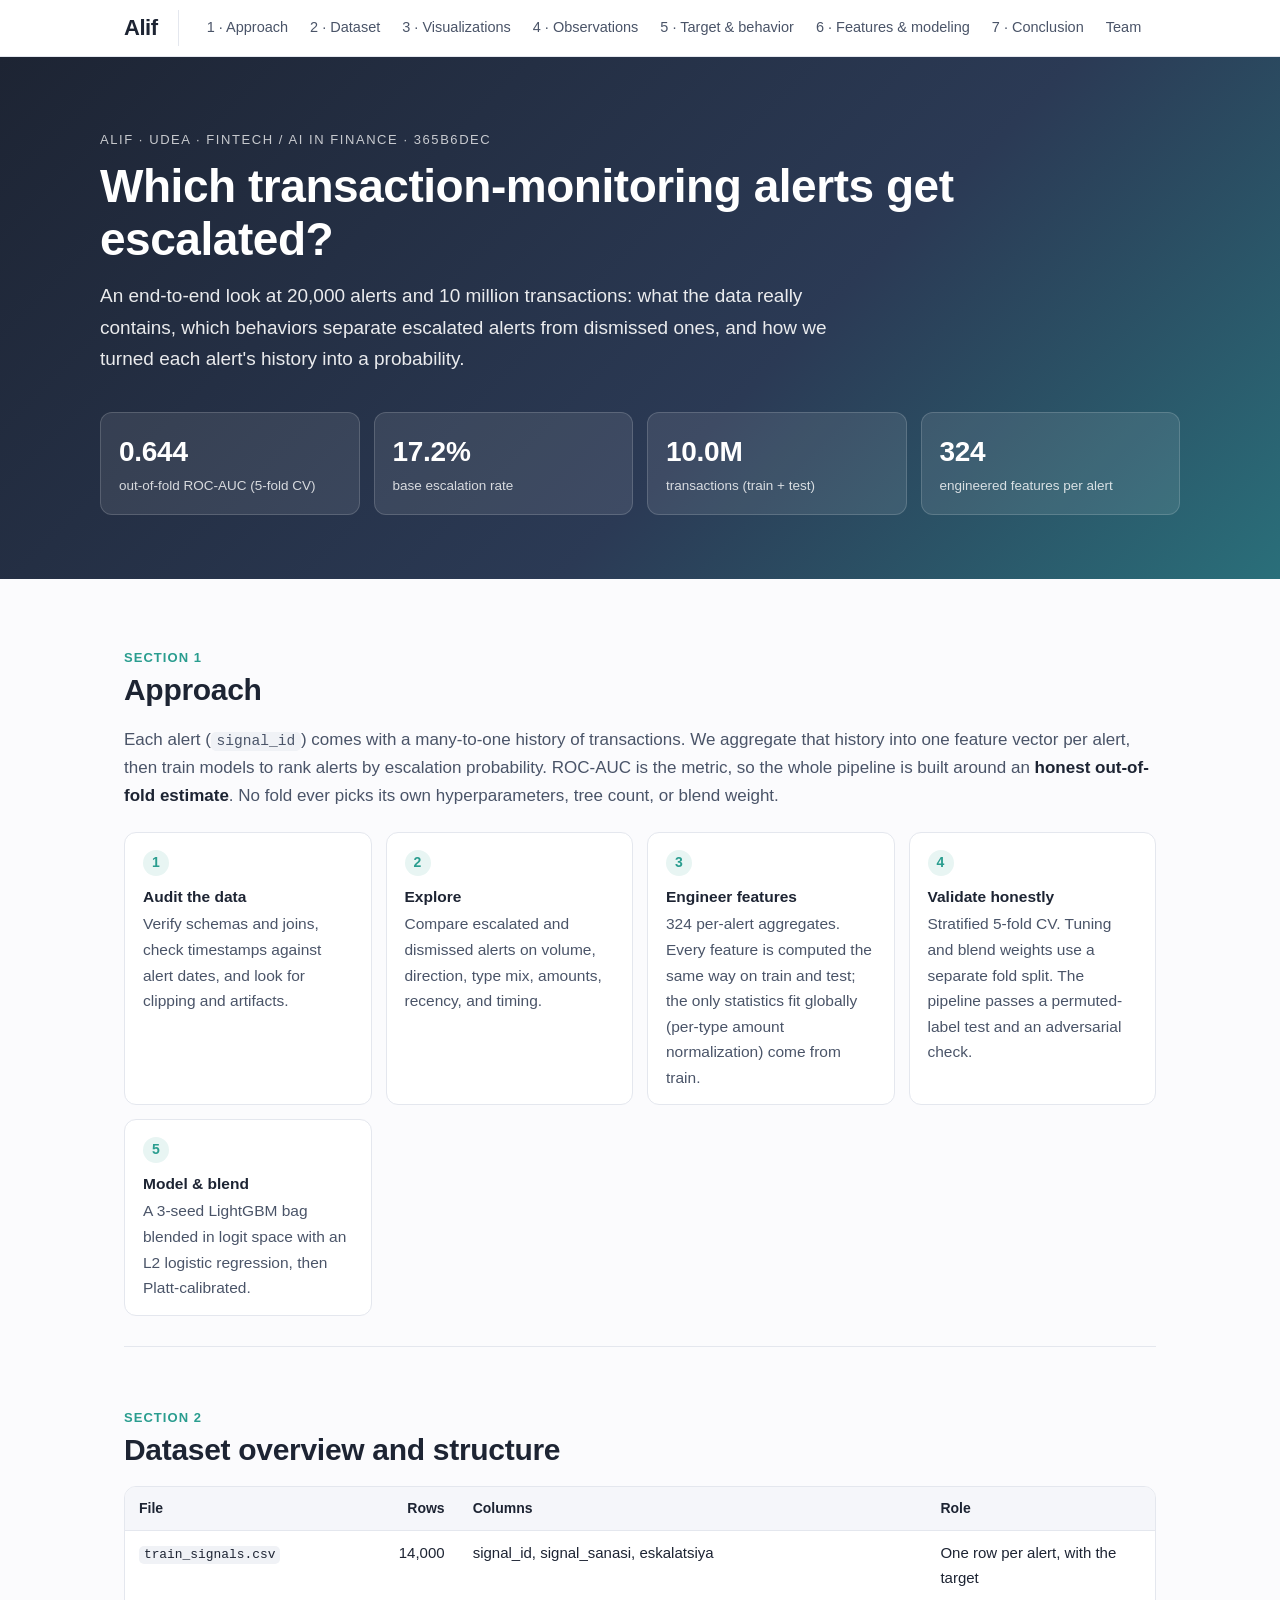
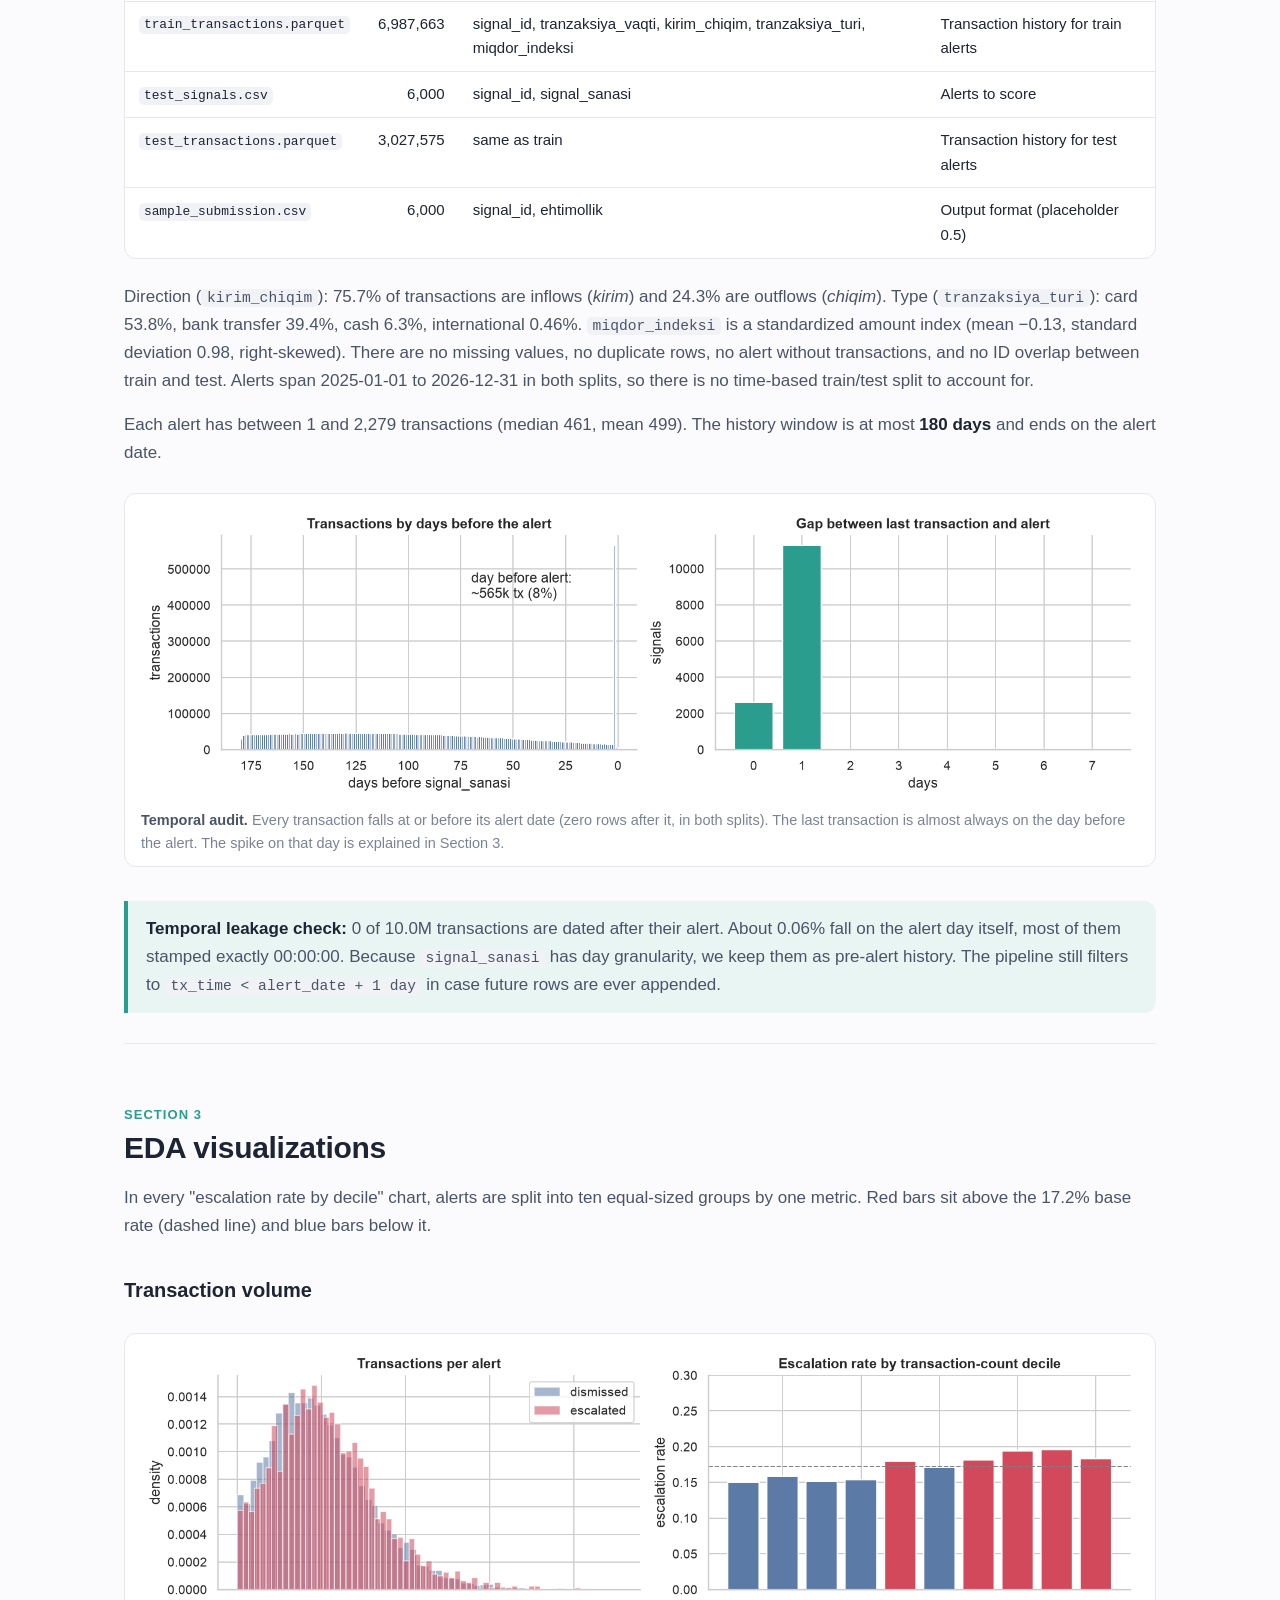
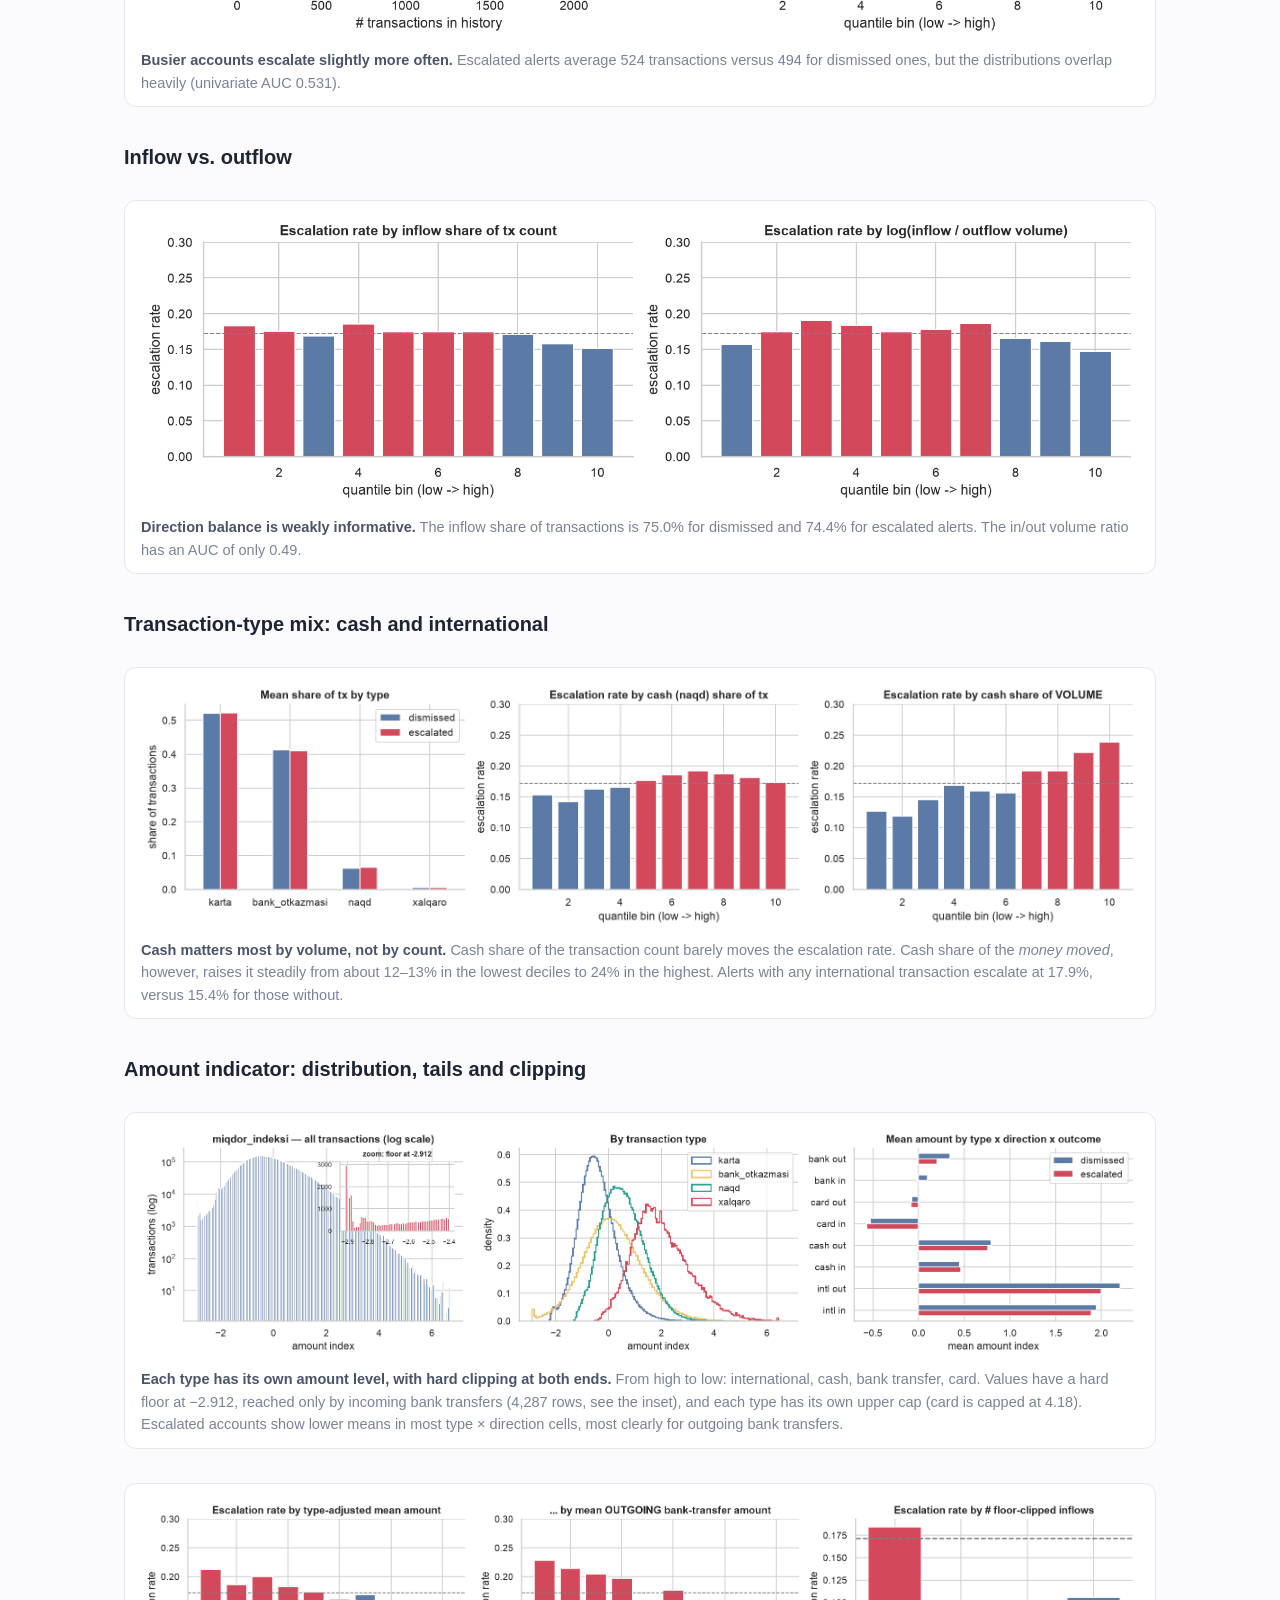
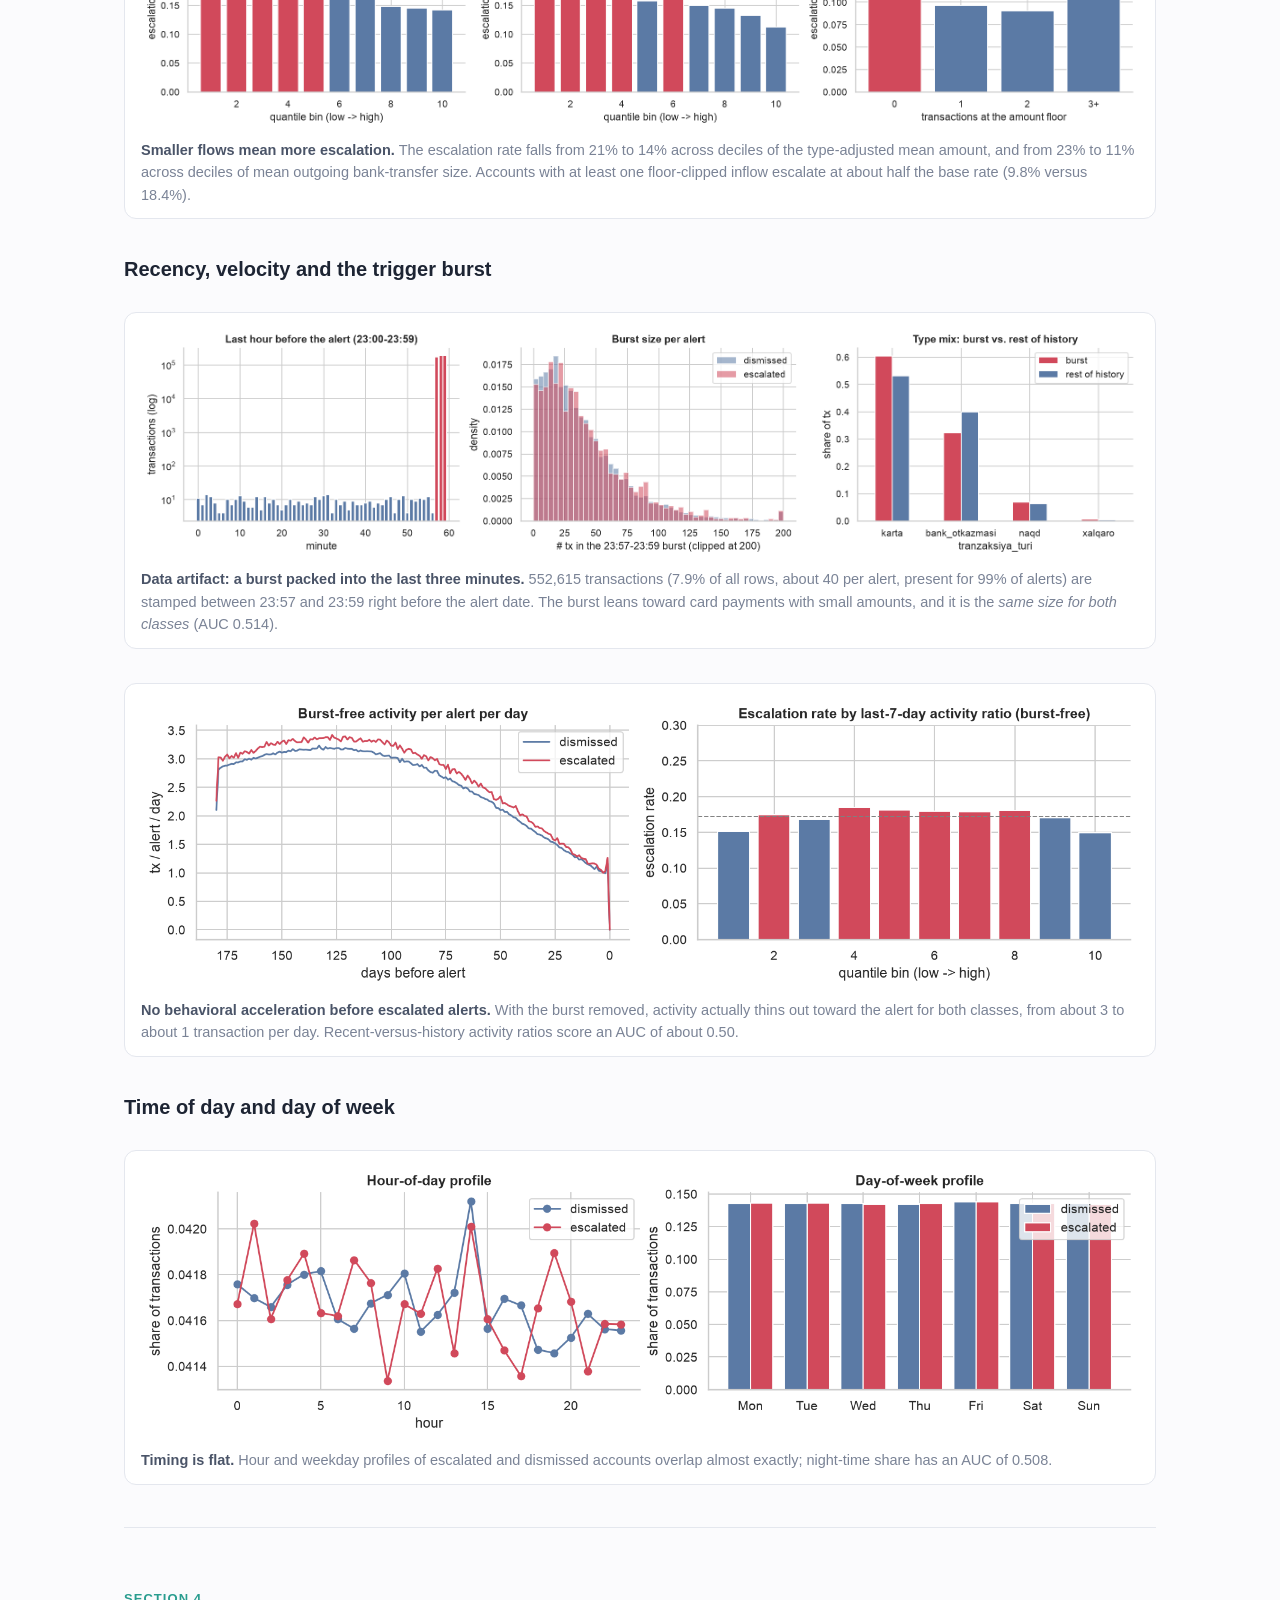
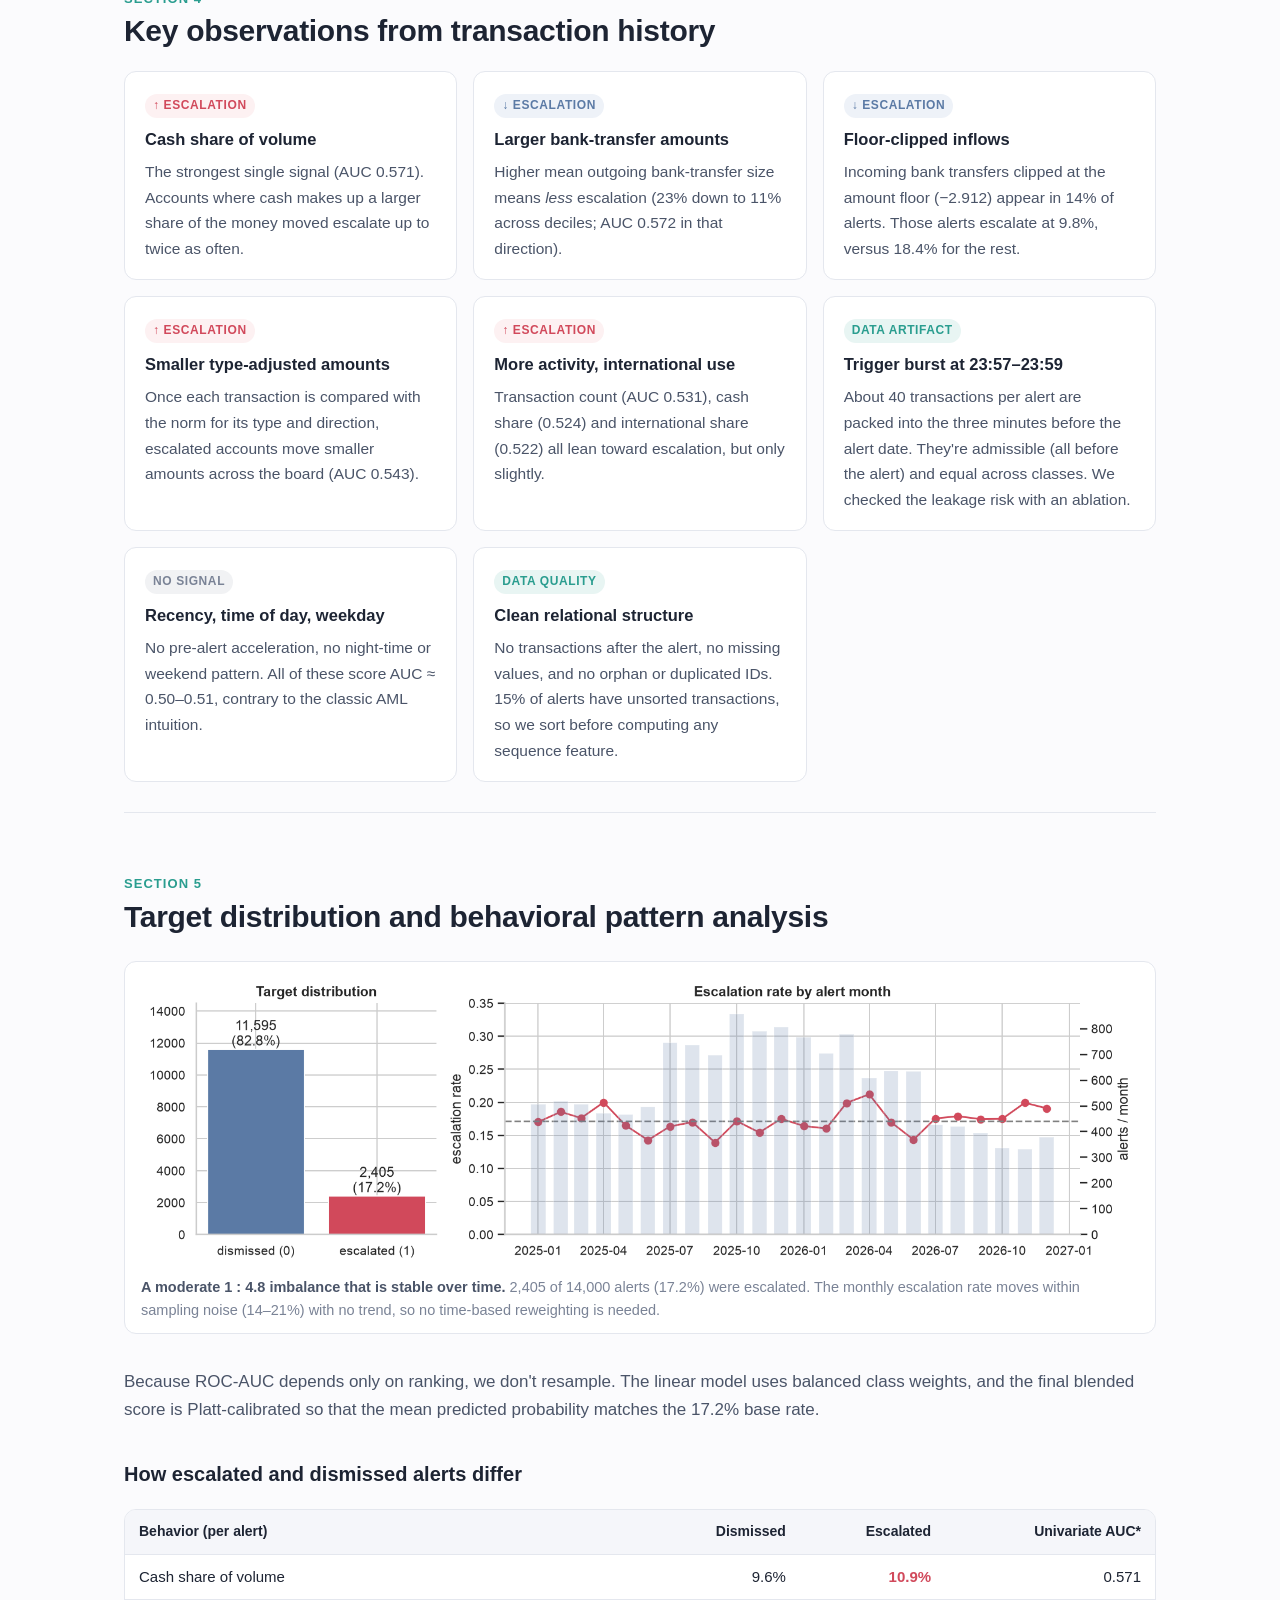
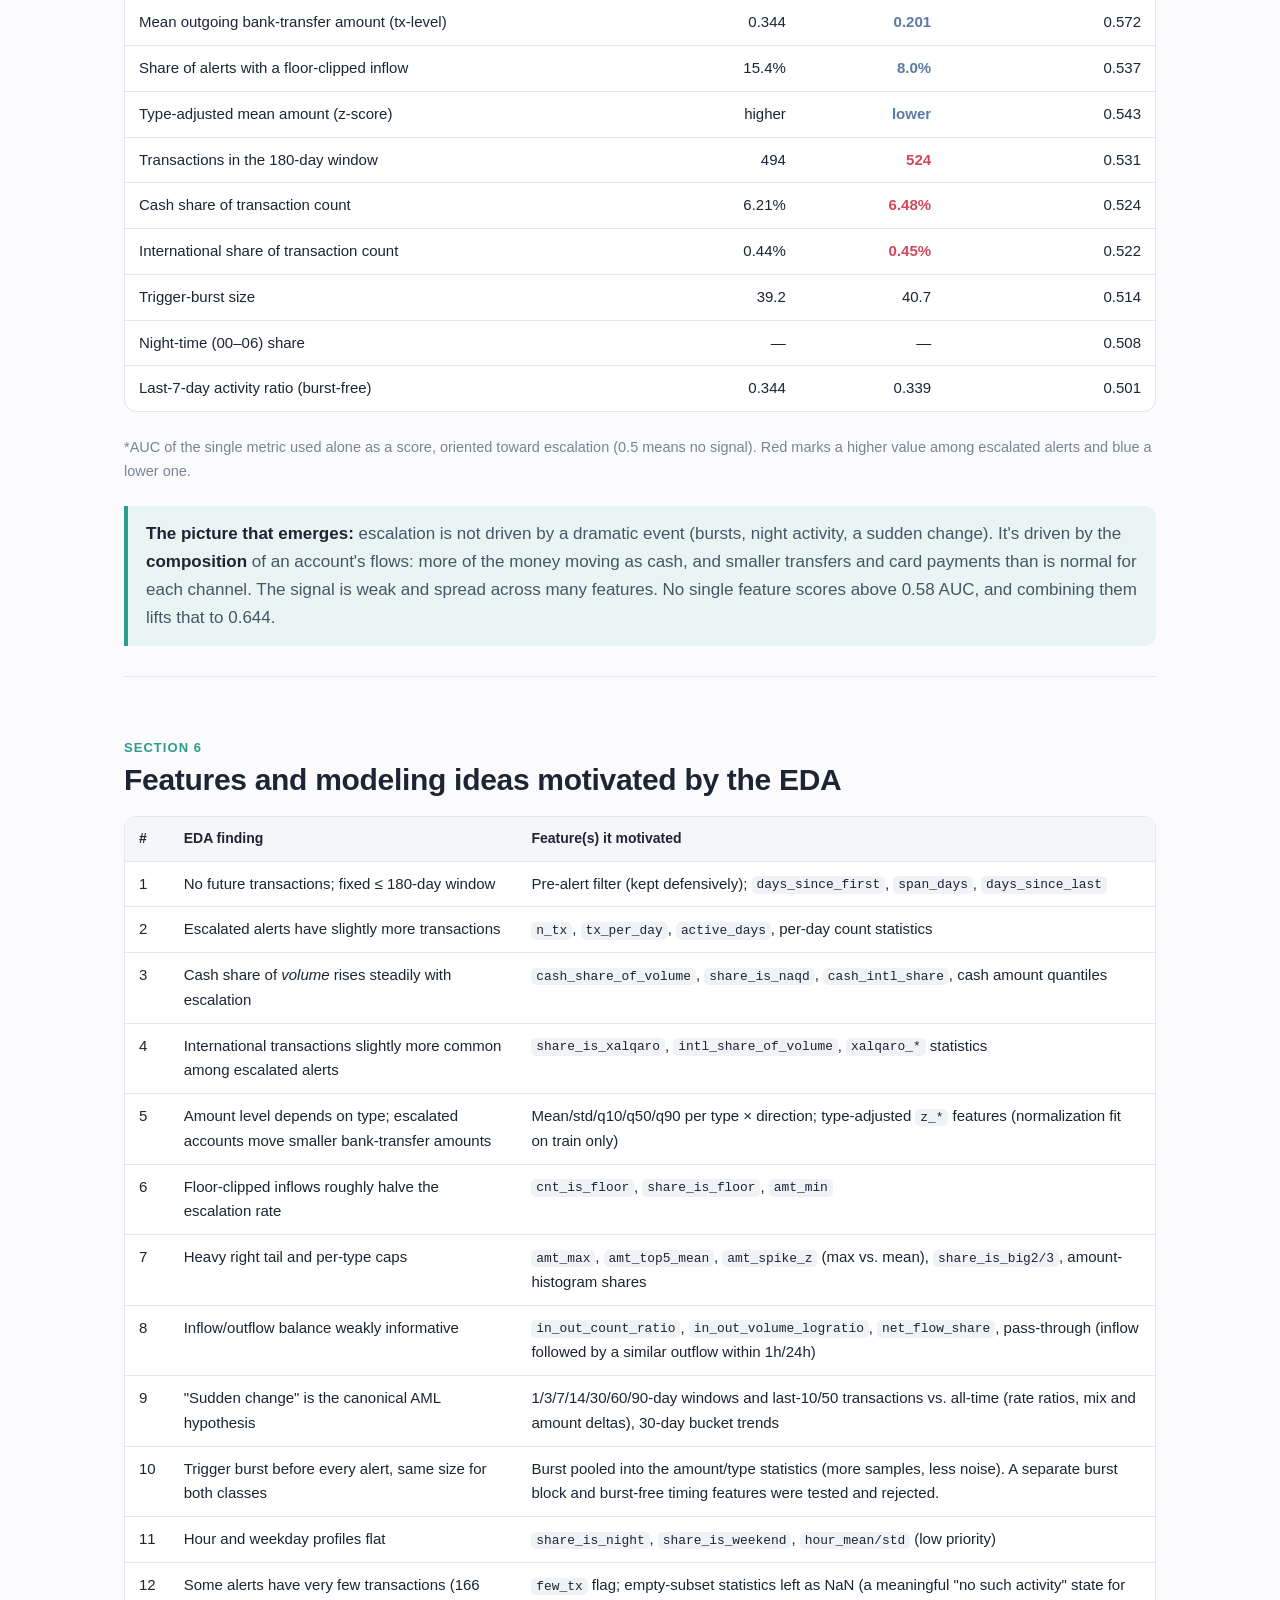
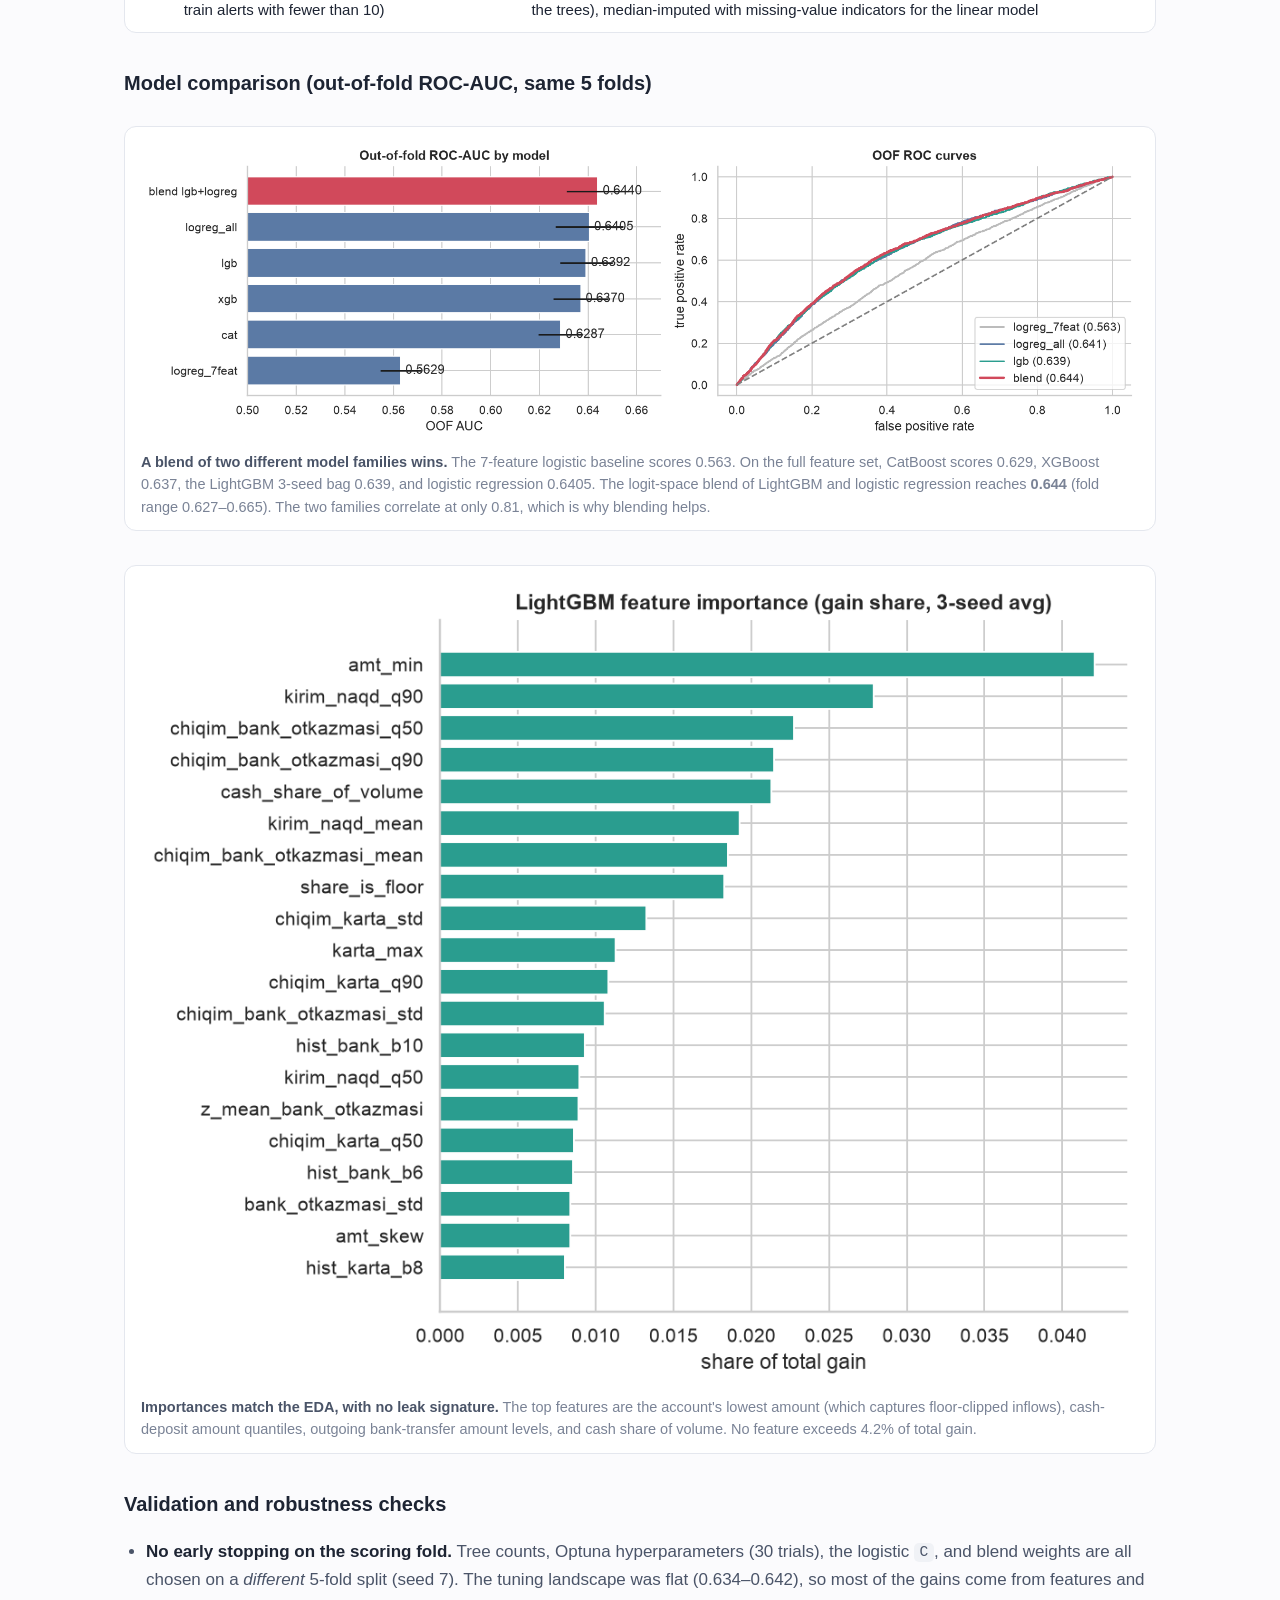
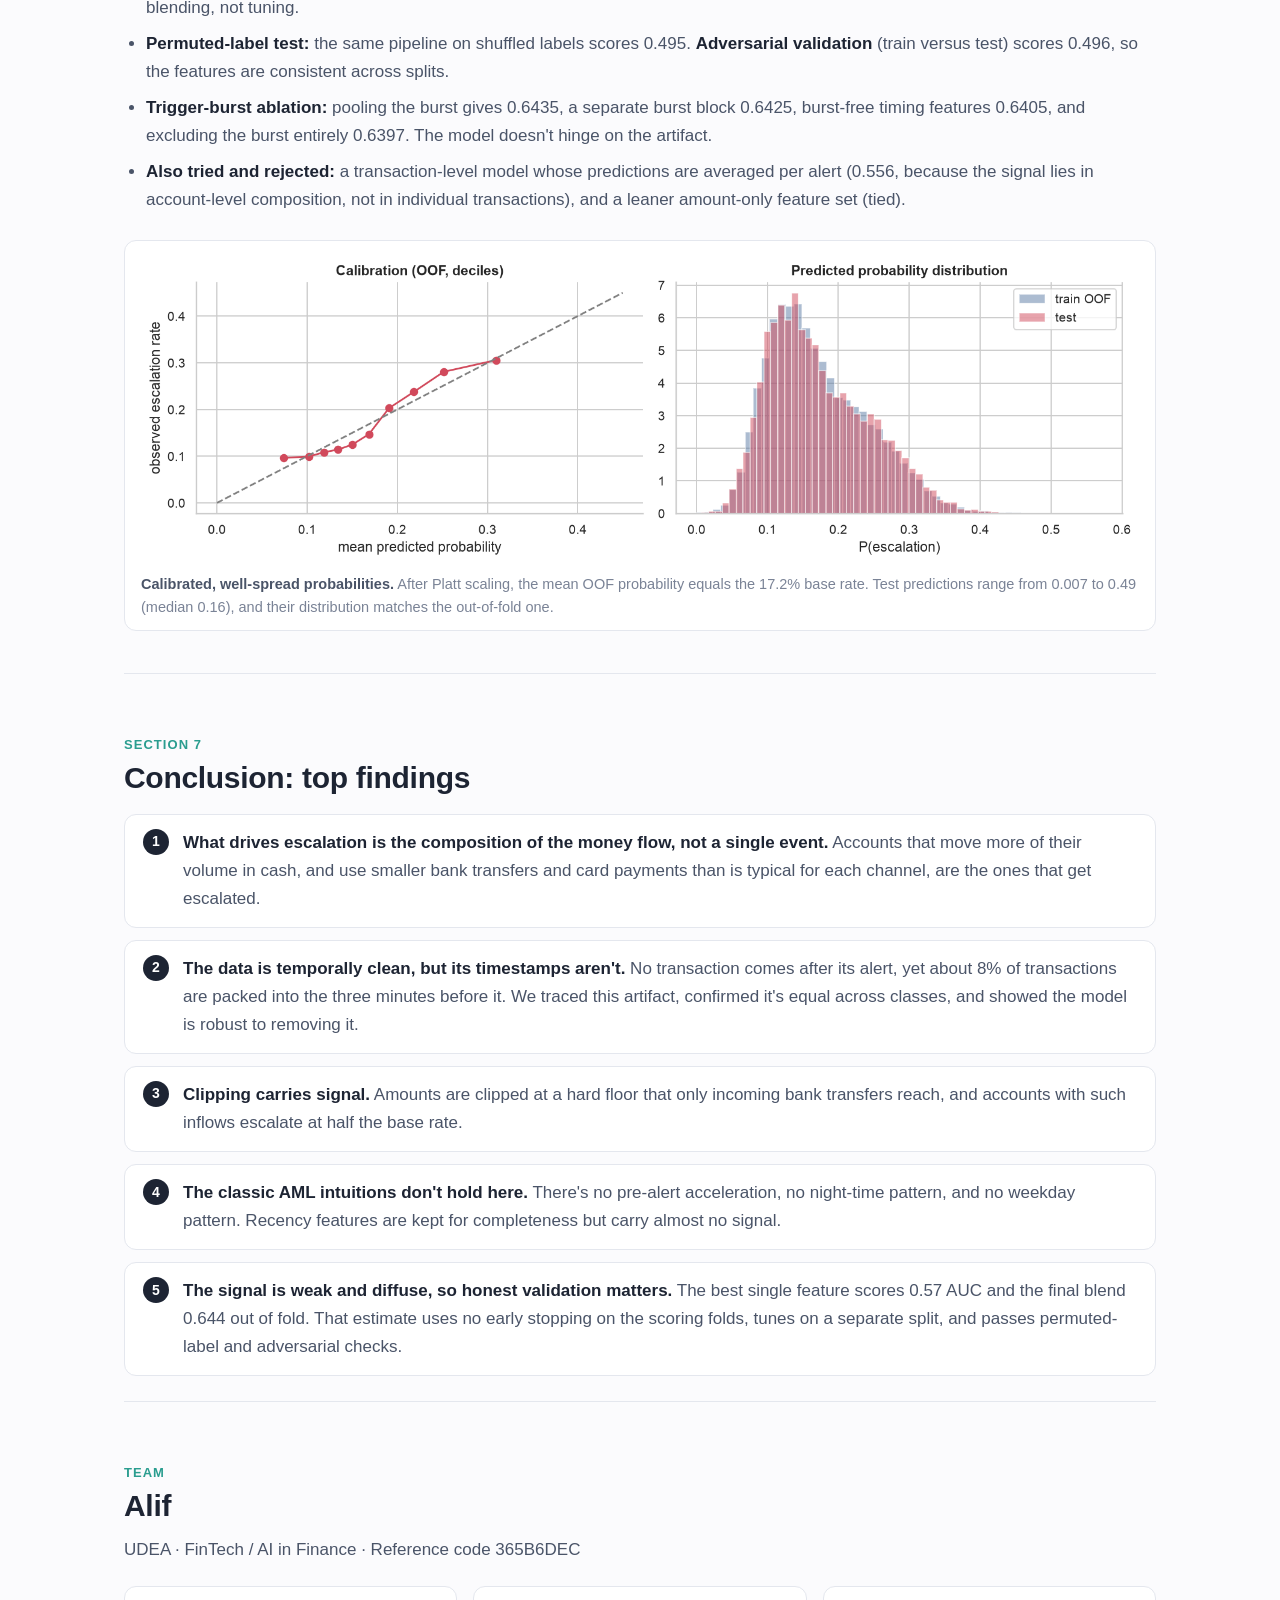
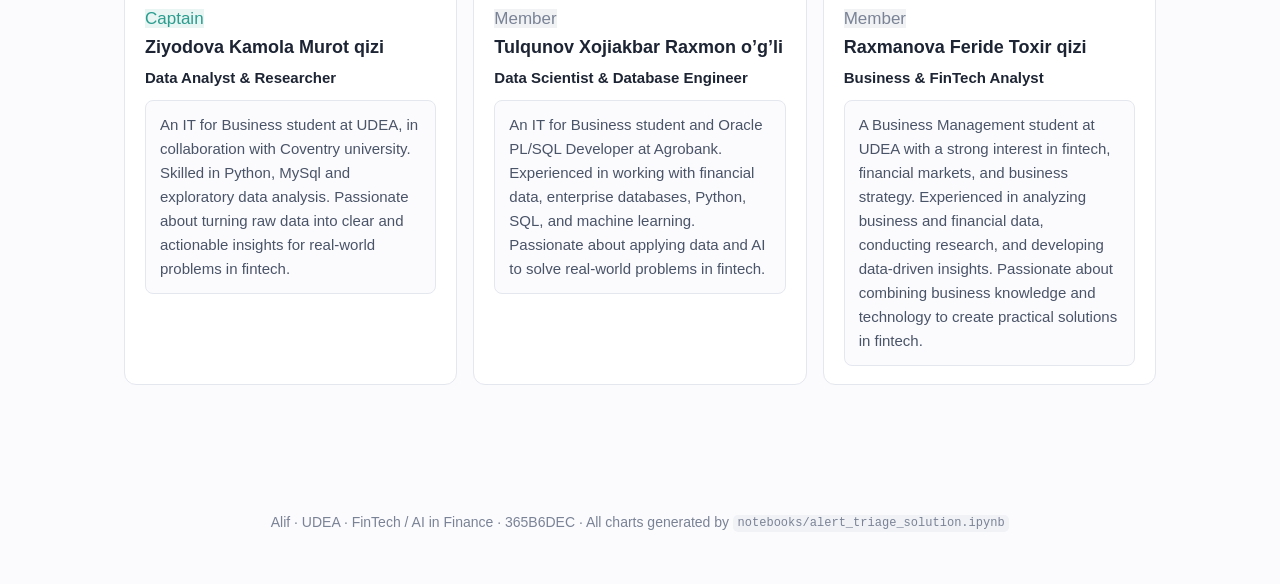
<file: index.html>
<!DOCTYPE html>
<html lang="en">
<head>
  <meta charset="utf-8">
  <meta name="viewport" content="width=device-width, initial-scale=1">
  <title>Alif — EDA &amp; Modeling Report · UDEA · 365B6DEC</title>
  <meta name="description" content="Exploratory data analysis and modeling approach by team Alif (UDEA) for the FinTech / AI in Finance alert-triage competition.">
  <link rel="stylesheet" href="style.css">
</head>
<body>

<nav class="topnav" aria-label="Sections">
  <div class="inner">
    <span class="brand">Alif</span>
    <a href="#approach">1 · Approach</a>
    <a href="#dataset">2 · Dataset</a>
    <a href="#eda">3 · Visualizations</a>
    <a href="#observations">4 · Observations</a>
    <a href="#target">5 · Target &amp; behavior</a>
    <a href="#features">6 · Features &amp; modeling</a>
    <a href="#conclusion">7 · Conclusion</a>
    <a href="#team">Team</a>
  </div>
</nav>

<header class="hero">
  <div class="inner">
    <p class="eyebrow">Alif · UDEA · FinTech / AI in Finance · 365B6DEC</p>
    <h1>Which transaction-monitoring alerts get escalated?</h1>
    <p class="lead">An end-to-end look at 20,000 alerts and 10 million transactions: what the data really contains, which behaviors separate escalated alerts from dismissed ones, and how we turned each alert's history into a probability.</p>
    <div class="metrics">
      <div class="metric"><div class="value">0.644</div><div class="label">out-of-fold ROC-AUC (5-fold CV)</div></div>
      <div class="metric"><div class="value">17.2%</div><div class="label">base escalation rate</div></div>
      <div class="metric"><div class="value">10.0M</div><div class="label">transactions (train + test)</div></div>
      <div class="metric"><div class="value">324</div><div class="label">engineered features per alert</div></div>
    </div>
  </div>
</header>

<main>

<!-- 1 ------------------------------------------------------------------ -->
<section id="approach">
  <span class="section-num">Section 1</span>
  <h2>Approach</h2>
  <p>Each alert (<code>signal_id</code>) comes with a many-to-one history of transactions. We aggregate that history into one feature vector per alert, then train models to rank alerts by escalation probability. ROC-AUC is the metric, so the whole pipeline is built around an <strong>honest out-of-fold estimate</strong>. No fold ever picks its own hyperparameters, tree count, or blend weight.</p>
  <ol class="steps">
    <li><b>Audit the data</b>Verify schemas and joins, check timestamps against alert dates, and look for clipping and artifacts.</li>
    <li><b>Explore</b>Compare escalated and dismissed alerts on volume, direction, type mix, amounts, recency, and timing.</li>
    <li><b>Engineer features</b>324 per-alert aggregates. Every feature is computed the same way on train and test; the only statistics fit globally (per-type amount normalization) come from train.</li>
    <li><b>Validate honestly</b>Stratified 5-fold CV. Tuning and blend weights use a separate fold split. The pipeline passes a permuted-label test and an adversarial check.</li>
    <li><b>Model &amp; blend</b>A 3-seed LightGBM bag blended in logit space with an L2 logistic regression, then Platt-calibrated.</li>
  </ol>
</section>

<!-- 2 ------------------------------------------------------------------ -->
<section id="dataset">
  <span class="section-num">Section 2</span>
  <h2>Dataset overview and structure</h2>
  <div class="table-wrap">
    <table>
      <thead><tr><th>File</th><th class="num">Rows</th><th>Columns</th><th>Role</th></tr></thead>
      <tbody>
        <tr><td><code>train_signals.csv</code></td><td class="num">14,000</td><td>signal_id, signal_sanasi, eskalatsiya</td><td>One row per alert, with the target</td></tr>
        <tr><td><code>train_transactions.parquet</code></td><td class="num">6,987,663</td><td>signal_id, tranzaksiya_vaqti, kirim_chiqim, tranzaksiya_turi, miqdor_indeksi</td><td>Transaction history for train alerts</td></tr>
        <tr><td><code>test_signals.csv</code></td><td class="num">6,000</td><td>signal_id, signal_sanasi</td><td>Alerts to score</td></tr>
        <tr><td><code>test_transactions.parquet</code></td><td class="num">3,027,575</td><td>same as train</td><td>Transaction history for test alerts</td></tr>
        <tr><td><code>sample_submission.csv</code></td><td class="num">6,000</td><td>signal_id, ehtimollik</td><td>Output format (placeholder 0.5)</td></tr>
      </tbody>
    </table>
  </div>
  <p>Direction (<code>kirim_chiqim</code>): 75.7% of transactions are inflows (<em>kirim</em>) and 24.3% are outflows (<em>chiqim</em>). Type (<code>tranzaksiya_turi</code>): card 53.8%, bank transfer 39.4%, cash 6.3%, international 0.46%. <code>miqdor_indeksi</code> is a standardized amount index (mean −0.13, standard deviation 0.98, right-skewed). There are no missing values, no duplicate rows, no alert without transactions, and no ID overlap between train and test. Alerts span 2025-01-01 to 2026-12-31 in both splits, so there is no time-based train/test split to account for.</p>
  <p>Each alert has between 1 and 2,279 transactions (median 461, mean 499). The history window is at most <strong>180 days</strong> and ends on the alert date.</p>
  <figure>
    <a href="assets/01_history_window.png" target="_blank" rel="noopener"><img src="assets/01_history_window.png" alt="Histogram of transactions by days before the alert, and the gap between the last transaction and the alert" loading="lazy"></a>
    <figcaption><b>Temporal audit.</b> Every transaction falls at or before its alert date (zero rows after it, in both splits). The last transaction is almost always on the day before the alert. The spike on that day is explained in Section 3.</figcaption>
  </figure>
  <div class="callout">
    <p><strong>Temporal leakage check:</strong> 0 of 10.0M transactions are dated after their alert. About 0.06% fall on the alert day itself, most of them stamped exactly 00:00:00. Because <code>signal_sanasi</code> has day granularity, we keep them as pre-alert history. The pipeline still filters to <code>tx_time &lt; alert_date + 1 day</code> in case future rows are ever appended.</p>
  </div>
</section>

<!-- 3 ------------------------------------------------------------------ -->
<section id="eda">
  <span class="section-num">Section 3</span>
  <h2>EDA visualizations</h2>
  <p>In every "escalation rate by decile" chart, alerts are split into ten equal-sized groups by one metric. Red bars sit above the 17.2% base rate (dashed line) and blue bars below it.</p>

  <h3>Transaction volume</h3>
  <figure>
    <a href="assets/03_tx_per_signal.png" target="_blank" rel="noopener"><img src="assets/03_tx_per_signal.png" alt="Transactions per alert by class, and escalation rate by transaction-count decile" loading="lazy"></a>
    <figcaption><b>Busier accounts escalate slightly more often.</b> Escalated alerts average 524 transactions versus 494 for dismissed ones, but the distributions overlap heavily (univariate AUC 0.531).</figcaption>
  </figure>

  <h3>Inflow vs. outflow</h3>
  <figure>
    <a href="assets/04_direction.png" target="_blank" rel="noopener"><img src="assets/04_direction.png" alt="Escalation rate by inflow share and by inflow/outflow volume ratio" loading="lazy"></a>
    <figcaption><b>Direction balance is weakly informative.</b> The inflow share of transactions is 75.0% for dismissed and 74.4% for escalated alerts. The in/out volume ratio has an AUC of only 0.49.</figcaption>
  </figure>

  <h3>Transaction-type mix: cash and international</h3>
  <figure>
    <a href="assets/05_type_mix.png" target="_blank" rel="noopener"><img src="assets/05_type_mix.png" alt="Type shares by class, escalation rate by cash share of transactions and by cash share of volume" loading="lazy"></a>
    <figcaption><b>Cash matters most by volume, not by count.</b> Cash share of the transaction count barely moves the escalation rate. Cash share of the <em>money moved</em>, however, raises it steadily from about 12–13% in the lowest deciles to 24% in the highest. Alerts with any international transaction escalate at 17.9%, versus 15.4% for those without.</figcaption>
  </figure>

  <h3>Amount indicator: distribution, tails and clipping</h3>
  <figure>
    <a href="assets/06_amount_distribution.png" target="_blank" rel="noopener"><img src="assets/06_amount_distribution.png" alt="Amount index histogram with a zoomed-in floor, distributions by type, and mean amount by type, direction and outcome" loading="lazy"></a>
    <figcaption><b>Each type has its own amount level, with hard clipping at both ends.</b> From high to low: international, cash, bank transfer, card. Values have a hard floor at −2.912, reached only by incoming bank transfers (4,287 rows, see the inset), and each type has its own upper cap (card is capped at 4.18). Escalated accounts show lower means in most type × direction cells, most clearly for outgoing bank transfers.</figcaption>
  </figure>
  <figure>
    <a href="assets/07_amount_vs_outcome.png" target="_blank" rel="noopener"><img src="assets/07_amount_vs_outcome.png" alt="Escalation rate by type-adjusted amount, by outgoing bank-transfer amount, and by number of floor-clipped inflows" loading="lazy"></a>
    <figcaption><b>Smaller flows mean more escalation.</b> The escalation rate falls from 21% to 14% across deciles of the type-adjusted mean amount, and from 23% to 11% across deciles of mean outgoing bank-transfer size. Accounts with at least one floor-clipped inflow escalate at about half the base rate (9.8% versus 18.4%).</figcaption>
  </figure>

  <h3>Recency, velocity and the trigger burst</h3>
  <figure>
    <a href="assets/08_trigger_burst.png" target="_blank" rel="noopener"><img src="assets/08_trigger_burst.png" alt="Transactions per minute in the last hour before the alert, burst size by class, and type mix of burst vs. history" loading="lazy"></a>
    <figcaption><b>Data artifact: a burst packed into the last three minutes.</b> 552,615 transactions (7.9% of all rows, about 40 per alert, present for 99% of alerts) are stamped between 23:57 and 23:59 right before the alert date. The burst leans toward card payments with small amounts, and it is the <em>same size for both classes</em> (AUC 0.514).</figcaption>
  </figure>
  <figure>
    <a href="assets/09_recency_velocity.png" target="_blank" rel="noopener"><img src="assets/09_recency_velocity.png" alt="Burst-free activity per alert per day before the alert, and escalation rate by last-7-day activity ratio" loading="lazy"></a>
    <figcaption><b>No behavioral acceleration before escalated alerts.</b> With the burst removed, activity actually thins out toward the alert for both classes, from about 3 to about 1 transaction per day. Recent-versus-history activity ratios score an AUC of about 0.50.</figcaption>
  </figure>

  <h3>Time of day and day of week</h3>
  <figure>
    <a href="assets/10_time_patterns.png" target="_blank" rel="noopener"><img src="assets/10_time_patterns.png" alt="Hour-of-day and day-of-week profiles by class" loading="lazy"></a>
    <figcaption><b>Timing is flat.</b> Hour and weekday profiles of escalated and dismissed accounts overlap almost exactly; night-time share has an AUC of 0.508.</figcaption>
  </figure>
</section>

<!-- 4 ------------------------------------------------------------------ -->
<section id="observations">
  <span class="section-num">Section 4</span>
  <h2>Key observations from transaction history</h2>
  <div class="insights">
    <div class="insight"><span class="tag up">↑ escalation</span><h4>Cash share of volume</h4><p>The strongest single signal (AUC 0.571). Accounts where cash makes up a larger share of the money moved escalate up to twice as often.</p></div>
    <div class="insight"><span class="tag down">↓ escalation</span><h4>Larger bank-transfer amounts</h4><p>Higher mean outgoing bank-transfer size means <em>less</em> escalation (23% down to 11% across deciles; AUC 0.572 in that direction).</p></div>
    <div class="insight"><span class="tag down">↓ escalation</span><h4>Floor-clipped inflows</h4><p>Incoming bank transfers clipped at the amount floor (−2.912) appear in 14% of alerts. Those alerts escalate at 9.8%, versus 18.4% for the rest.</p></div>
    <div class="insight"><span class="tag up">↑ escalation</span><h4>Smaller type-adjusted amounts</h4><p>Once each transaction is compared with the norm for its type and direction, escalated accounts move smaller amounts across the board (AUC 0.543).</p></div>
    <div class="insight"><span class="tag up">↑ escalation</span><h4>More activity, international use</h4><p>Transaction count (AUC 0.531), cash share (0.524) and international share (0.522) all lean toward escalation, but only slightly.</p></div>
    <div class="insight"><span class="tag data">data artifact</span><h4>Trigger burst at 23:57–23:59</h4><p>About 40 transactions per alert are packed into the three minutes before the alert date. They're admissible (all before the alert) and equal across classes. We checked the leakage risk with an ablation.</p></div>
    <div class="insight"><span class="tag flat">no signal</span><h4>Recency, time of day, weekday</h4><p>No pre-alert acceleration, no night-time or weekend pattern. All of these score AUC ≈ 0.50–0.51, contrary to the classic AML intuition.</p></div>
    <div class="insight"><span class="tag data">data quality</span><h4>Clean relational structure</h4><p>No transactions after the alert, no missing values, and no orphan or duplicated IDs. 15% of alerts have unsorted transactions, so we sort before computing any sequence feature.</p></div>
  </div>
</section>

<!-- 5 ------------------------------------------------------------------ -->
<section id="target">
  <span class="section-num">Section 5</span>
  <h2>Target distribution and behavioral pattern analysis</h2>
  <figure>
    <a href="assets/02_target_distribution.png" target="_blank" rel="noopener"><img src="assets/02_target_distribution.png" alt="Target class counts and monthly escalation rate" loading="lazy"></a>
    <figcaption><b>A moderate 1 : 4.8 imbalance that is stable over time.</b> 2,405 of 14,000 alerts (17.2%) were escalated. The monthly escalation rate moves within sampling noise (14–21%) with no trend, so no time-based reweighting is needed.</figcaption>
  </figure>
  <p>Because ROC-AUC depends only on ranking, we don't resample. The linear model uses balanced class weights, and the final blended score is Platt-calibrated so that the mean predicted probability matches the 17.2% base rate.</p>

  <h3>How escalated and dismissed alerts differ</h3>
  <div class="table-wrap">
    <table>
      <thead><tr><th>Behavior (per alert)</th><th class="num">Dismissed</th><th class="num">Escalated</th><th class="num">Univariate AUC*</th></tr></thead>
      <tbody>
        <tr><td>Cash share of volume</td><td class="num">9.6%</td><td class="num"><span class="pos">10.9%</span></td><td class="num">0.571</td></tr>
        <tr><td>Mean outgoing bank-transfer amount (tx-level)</td><td class="num">0.344</td><td class="num"><span class="neg">0.201</span></td><td class="num">0.572</td></tr>
        <tr><td>Share of alerts with a floor-clipped inflow</td><td class="num">15.4%</td><td class="num"><span class="neg">8.0%</span></td><td class="num">0.537</td></tr>
        <tr><td>Type-adjusted mean amount (z-score)</td><td class="num">higher</td><td class="num"><span class="neg">lower</span></td><td class="num">0.543</td></tr>
        <tr><td>Transactions in the 180-day window</td><td class="num">494</td><td class="num"><span class="pos">524</span></td><td class="num">0.531</td></tr>
        <tr><td>Cash share of transaction count</td><td class="num">6.21%</td><td class="num"><span class="pos">6.48%</span></td><td class="num">0.524</td></tr>
        <tr><td>International share of transaction count</td><td class="num">0.44%</td><td class="num"><span class="pos">0.45%</span></td><td class="num">0.522</td></tr>
        <tr><td>Trigger-burst size</td><td class="num">39.2</td><td class="num">40.7</td><td class="num">0.514</td></tr>
        <tr><td>Night-time (00–06) share</td><td class="num">—</td><td class="num">—</td><td class="num">0.508</td></tr>
        <tr><td>Last-7-day activity ratio (burst-free)</td><td class="num">0.344</td><td class="num">0.339</td><td class="num">0.501</td></tr>
      </tbody>
    </table>
  </div>
  <p style="font-size:14.5px;color:var(--muted)">*AUC of the single metric used alone as a score, oriented toward escalation (0.5 means no signal). Red marks a higher value among escalated alerts and blue a lower one.</p>
  <div class="callout">
    <p><strong>The picture that emerges:</strong> escalation is not driven by a dramatic event (bursts, night activity, a sudden change). It's driven by the <strong>composition</strong> of an account's flows: more of the money moving as cash, and smaller transfers and card payments than is normal for each channel. The signal is weak and spread across many features. No single feature scores above 0.58 AUC, and combining them lifts that to 0.644.</p>
  </div>
</section>

<!-- 6 ------------------------------------------------------------------ -->
<section id="features">
  <span class="section-num">Section 6</span>
  <h2>Features and modeling ideas motivated by the EDA</h2>
  <div class="table-wrap">
    <table>
      <thead><tr><th>#</th><th>EDA finding</th><th>Feature(s) it motivated</th></tr></thead>
      <tbody>
        <tr><td>1</td><td>No future transactions; fixed ≤ 180-day window</td><td>Pre-alert filter (kept defensively); <code>days_since_first</code>, <code>span_days</code>, <code>days_since_last</code></td></tr>
        <tr><td>2</td><td>Escalated alerts have slightly more transactions</td><td><code>n_tx</code>, <code>tx_per_day</code>, <code>active_days</code>, per-day count statistics</td></tr>
        <tr><td>3</td><td>Cash share of <em>volume</em> rises steadily with escalation</td><td><code>cash_share_of_volume</code>, <code>share_is_naqd</code>, <code>cash_intl_share</code>, cash amount quantiles</td></tr>
        <tr><td>4</td><td>International transactions slightly more common among escalated alerts</td><td><code>share_is_xalqaro</code>, <code>intl_share_of_volume</code>, <code>xalqaro_*</code> statistics</td></tr>
        <tr><td>5</td><td>Amount level depends on type; escalated accounts move smaller bank-transfer amounts</td><td>Mean/std/q10/q50/q90 per type × direction; type-adjusted <code>z_*</code> features (normalization fit on train only)</td></tr>
        <tr><td>6</td><td>Floor-clipped inflows roughly halve the escalation rate</td><td><code>cnt_is_floor</code>, <code>share_is_floor</code>, <code>amt_min</code></td></tr>
        <tr><td>7</td><td>Heavy right tail and per-type caps</td><td><code>amt_max</code>, <code>amt_top5_mean</code>, <code>amt_spike_z</code> (max vs. mean), <code>share_is_big2/3</code>, amount-histogram shares</td></tr>
        <tr><td>8</td><td>Inflow/outflow balance weakly informative</td><td><code>in_out_count_ratio</code>, <code>in_out_volume_logratio</code>, <code>net_flow_share</code>, pass-through (inflow followed by a similar outflow within 1h/24h)</td></tr>
        <tr><td>9</td><td>"Sudden change" is the canonical AML hypothesis</td><td>1/3/7/14/30/60/90-day windows and last-10/50 transactions vs. all-time (rate ratios, mix and amount deltas), 30-day bucket trends</td></tr>
        <tr><td>10</td><td>Trigger burst before every alert, same size for both classes</td><td>Burst pooled into the amount/type statistics (more samples, less noise). A separate burst block and burst-free timing features were tested and rejected.</td></tr>
        <tr><td>11</td><td>Hour and weekday profiles flat</td><td><code>share_is_night</code>, <code>share_is_weekend</code>, <code>hour_mean/std</code> (low priority)</td></tr>
        <tr><td>12</td><td>Some alerts have very few transactions (166 train alerts with fewer than 10)</td><td><code>few_tx</code> flag; empty-subset statistics left as NaN (a meaningful "no such activity" state for the trees), median-imputed with missing-value indicators for the linear model</td></tr>
      </tbody>
    </table>
  </div>

  <h3>Model comparison (out-of-fold ROC-AUC, same 5 folds)</h3>
  <figure>
    <a href="assets/12_model_comparison.png" target="_blank" rel="noopener"><img src="assets/12_model_comparison.png" alt="Bar chart of OOF AUC per model and ROC curves" loading="lazy"></a>
    <figcaption><b>A blend of two different model families wins.</b> The 7-feature logistic baseline scores 0.563. On the full feature set, CatBoost scores 0.629, XGBoost 0.637, the LightGBM 3-seed bag 0.639, and logistic regression 0.6405. The logit-space blend of LightGBM and logistic regression reaches <strong>0.644</strong> (fold range 0.627–0.665). The two families correlate at only 0.81, which is why blending helps.</figcaption>
  </figure>
  <figure>
    <a href="assets/11_feature_importance.png" target="_blank" rel="noopener"><img src="assets/11_feature_importance.png" alt="Top 20 LightGBM features by gain share" loading="lazy"></a>
    <figcaption><b>Importances match the EDA, with no leak signature.</b> The top features are the account's lowest amount (which captures floor-clipped inflows), cash-deposit amount quantiles, outgoing bank-transfer amount levels, and cash share of volume. No feature exceeds 4.2% of total gain.</figcaption>
  </figure>

  <h3>Validation and robustness checks</h3>
  <ul>
    <li><strong>No early stopping on the scoring fold.</strong> Tree counts, Optuna hyperparameters (30 trials), the logistic <code>C</code>, and blend weights are all chosen on a <em>different</em> 5-fold split (seed 7). The tuning landscape was flat (0.634–0.642), so most of the gains come from features and blending, not tuning.</li>
    <li><strong>Permuted-label test:</strong> the same pipeline on shuffled labels scores 0.495. <strong>Adversarial validation</strong> (train versus test) scores 0.496, so the features are consistent across splits.</li>
    <li><strong>Trigger-burst ablation:</strong> pooling the burst gives 0.6435, a separate burst block 0.6425, burst-free timing features 0.6405, and excluding the burst entirely 0.6397. The model doesn't hinge on the artifact.</li>
    <li><strong>Also tried and rejected:</strong> a transaction-level model whose predictions are averaged per alert (0.556, because the signal lies in account-level composition, not in individual transactions), and a leaner amount-only feature set (tied).</li>
  </ul>
  <figure>
    <a href="assets/13_calibration.png" target="_blank" rel="noopener"><img src="assets/13_calibration.png" alt="Calibration curve and predicted probability distributions for train OOF and test" loading="lazy"></a>
    <figcaption><b>Calibrated, well-spread probabilities.</b> After Platt scaling, the mean OOF probability equals the 17.2% base rate. Test predictions range from 0.007 to 0.49 (median 0.16), and their distribution matches the out-of-fold one.</figcaption>
  </figure>
</section>

<!-- 7 ------------------------------------------------------------------ -->
<section id="conclusion">
  <span class="section-num">Section 7</span>
  <h2>Conclusion: top findings</h2>
  <ol class="findings">
    <li><strong>What drives escalation is the composition of the money flow, not a single event.</strong> Accounts that move more of their volume in cash, and use smaller bank transfers and card payments than is typical for each channel, are the ones that get escalated.</li>
    <li><strong>The data is temporally clean, but its timestamps aren't.</strong> No transaction comes after its alert, yet about 8% of transactions are packed into the three minutes before it. We traced this artifact, confirmed it's equal across classes, and showed the model is robust to removing it.</li>
    <li><strong>Clipping carries signal.</strong> Amounts are clipped at a hard floor that only incoming bank transfers reach, and accounts with such inflows escalate at half the base rate.</li>
    <li><strong>The classic AML intuitions don't hold here.</strong> There's no pre-alert acceleration, no night-time pattern, and no weekday pattern. Recency features are kept for completeness but carry almost no signal.</li>
    <li><strong>The signal is weak and diffuse, so honest validation matters.</strong> The best single feature scores 0.57 AUC and the final blend 0.644 out of fold. That estimate uses no early stopping on the scoring folds, tunes on a separate split, and passes permuted-label and adversarial checks.</li>
  </ol>
</section>

<!-- team ---------------------------------------------------------------- -->
<section id="team">
  <span class="section-num">Team</span>
  <h2>Alif</h2>
  <p class="team-meta">UDEA · FinTech / AI in Finance · Reference code 365B6DEC</p>
  <div class="team">
    <article class="member">
      <span class="tag data">Captain</span>
      <h3>Ziyodova Kamola Murot qizi</h3>
      <p class="role">Data Analyst &amp; Researcher</p>
      <p class="bio">An IT for Business student at UDEA, in collaboration with Coventry university. Skilled in Python, MySql and exploratory data analysis. Passionate about turning raw data into clear and actionable insights for real-world problems in fintech.</p>
    </article>
    <article class="member">
      <span class="tag flat">Member</span>
      <h3>Tulqunov Xojiakbar Raxmon o’g’li</h3>
      <p class="role">Data Scientist &amp; Database Engineer</p>
      <p class="bio">An IT for Business student and Oracle PL/SQL Developer at Agrobank. Experienced in working with financial data, enterprise databases, Python, SQL, and machine learning. Passionate about applying data and AI to solve real-world problems in fintech.</p>
    </article>
    <article class="member">
      <span class="tag flat">Member</span>
      <h3>Raxmanova Feride Toxir qizi</h3>
      <p class="role">Business &amp; FinTech Analyst</p>
      <p class="bio">A Business Management student at UDEA with a strong interest in fintech, financial markets, and business strategy. Experienced in analyzing business and financial data, conducting research, and developing data-driven insights. Passionate about combining business knowledge and technology to create practical solutions in fintech.</p>
    </article>
  </div>
</section>

</main>

<footer>
  Alif · UDEA · FinTech / AI in Finance · 365B6DEC · All charts generated by <code>notebooks/alert_triage_solution.ipynb</code>
</footer>

</body>
</html>
</file>
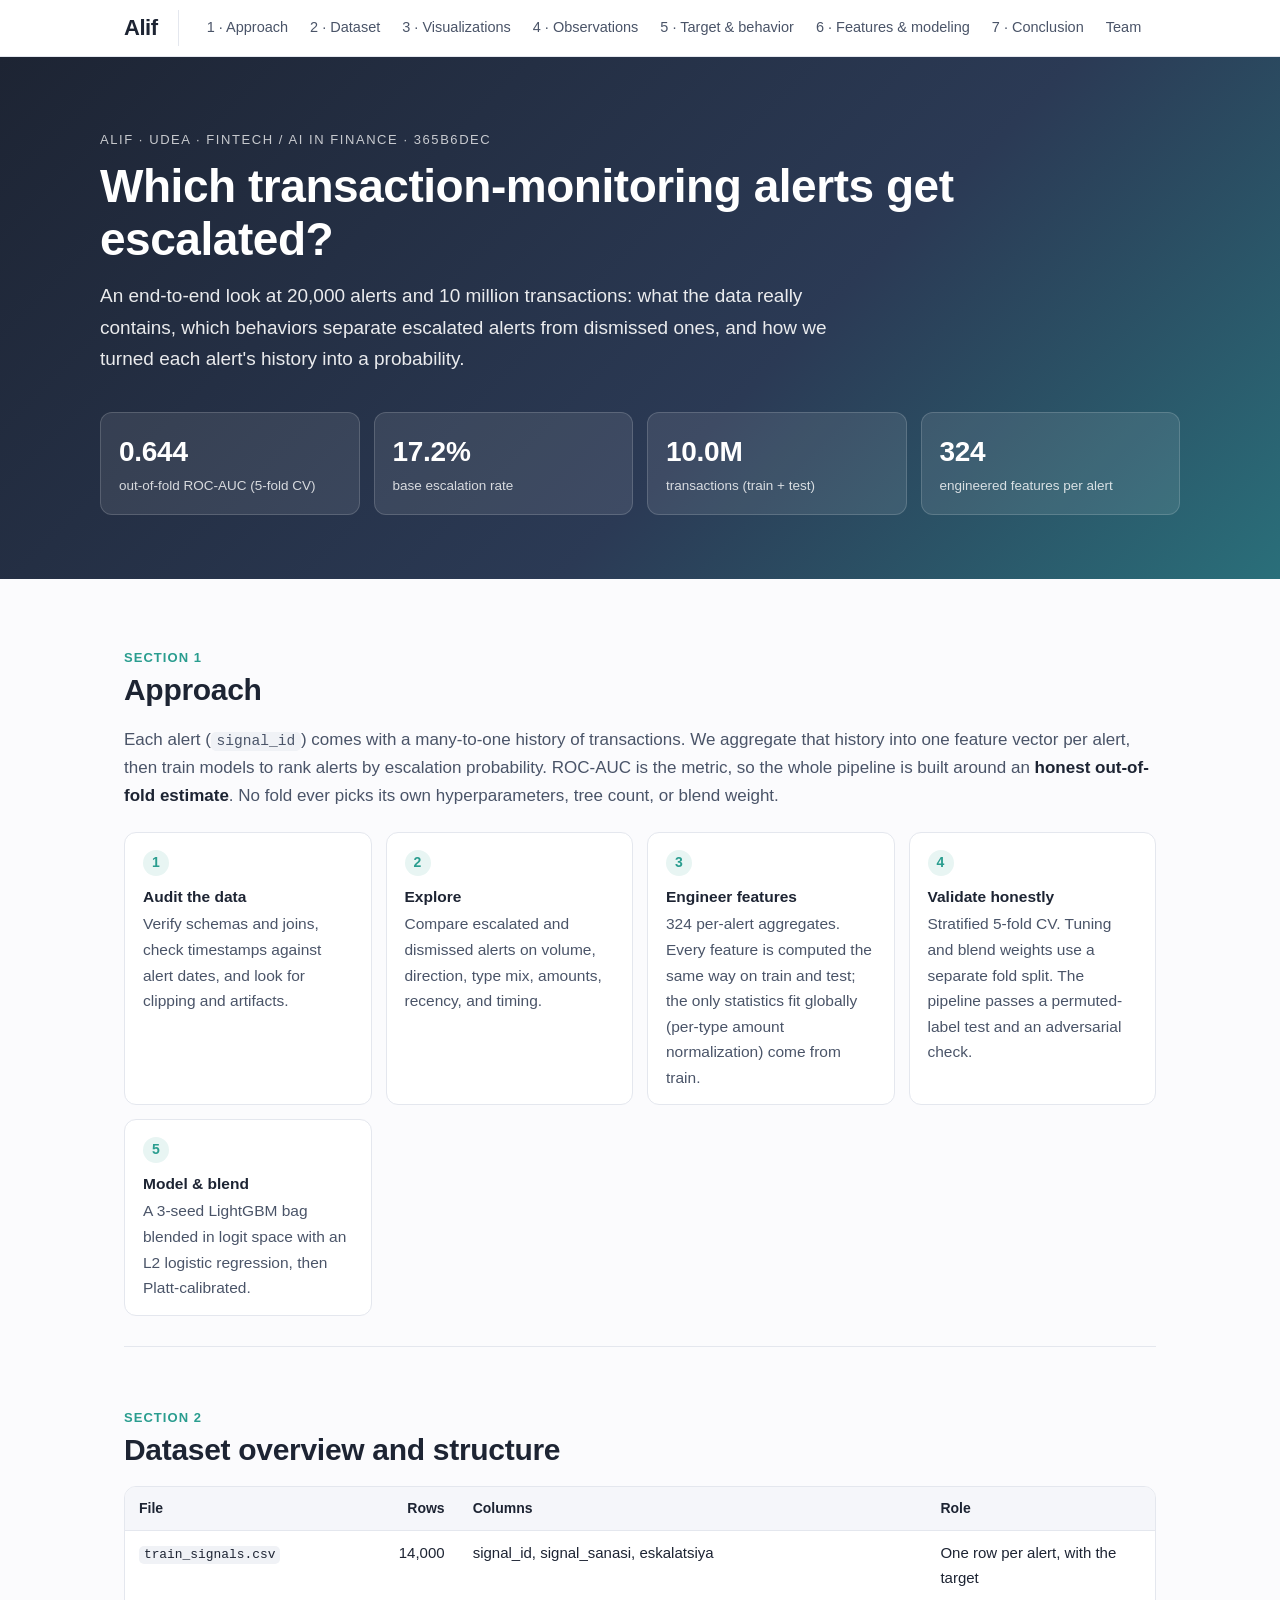
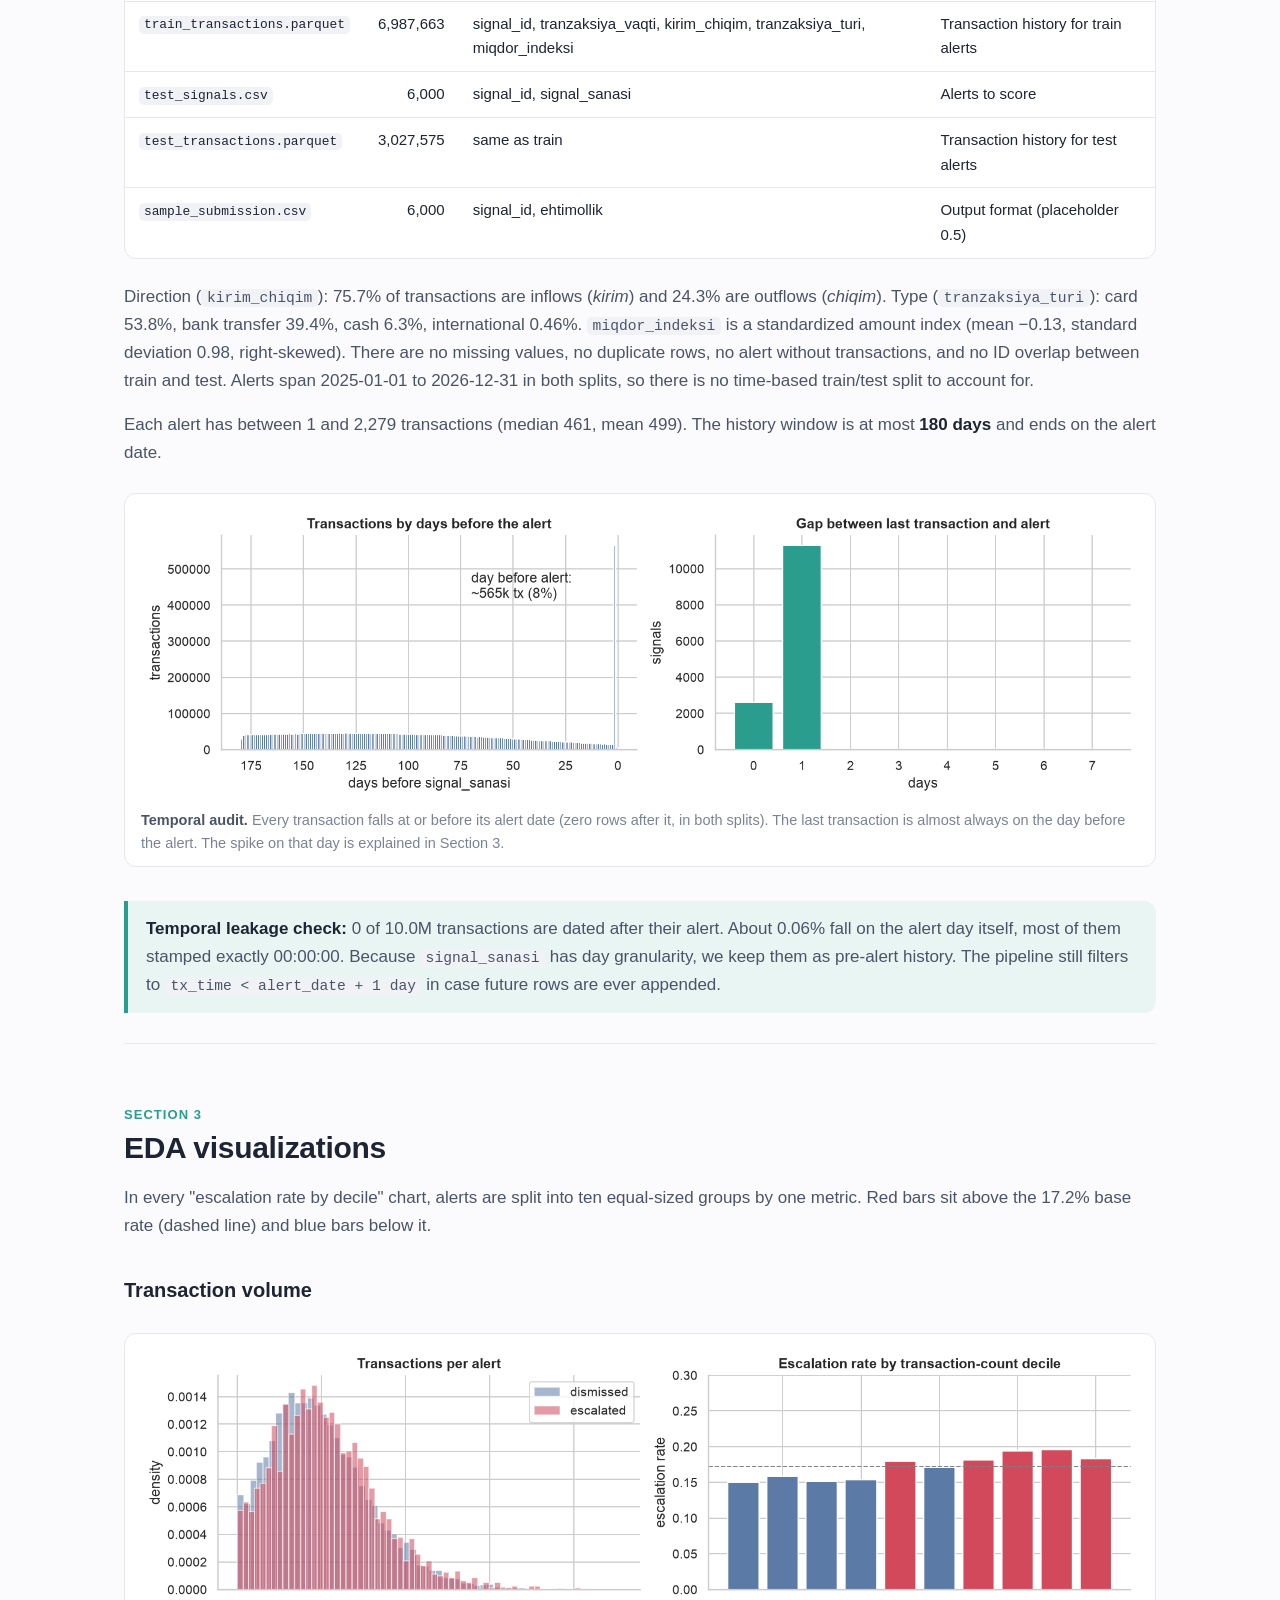
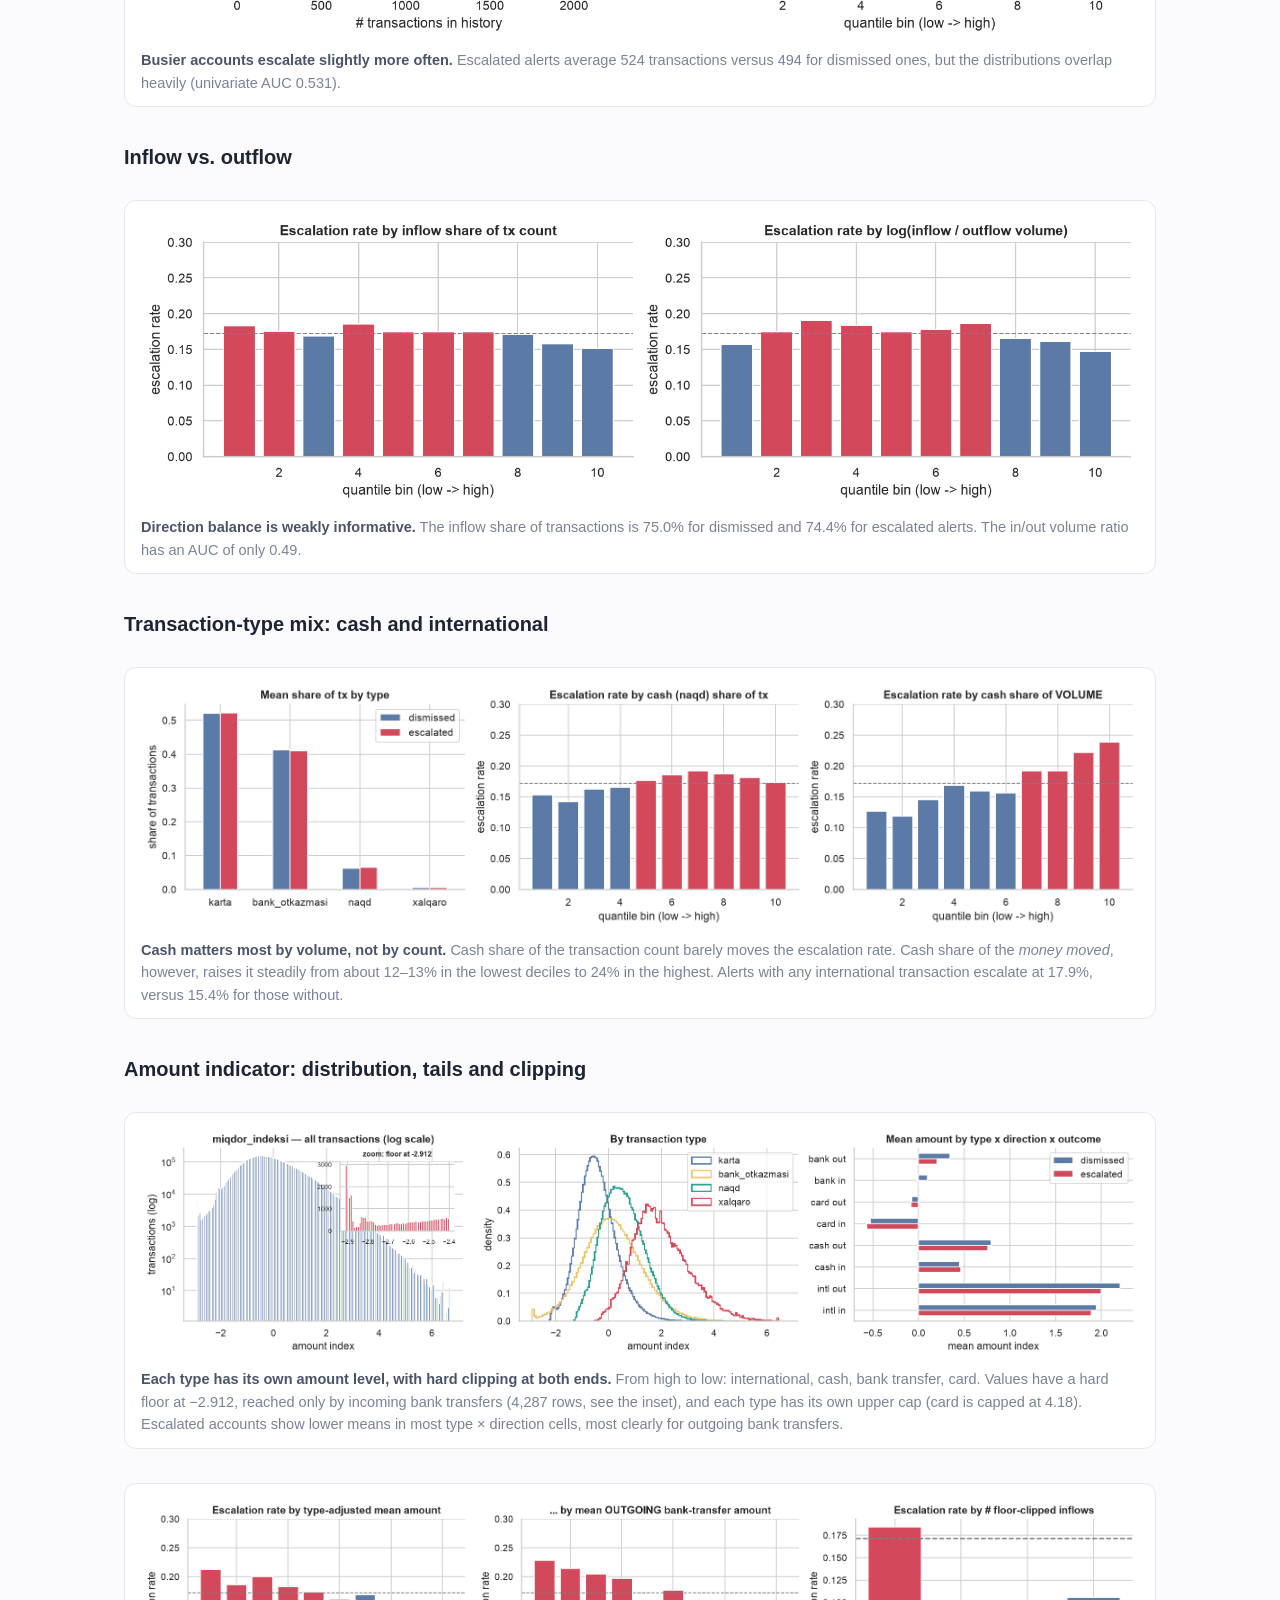
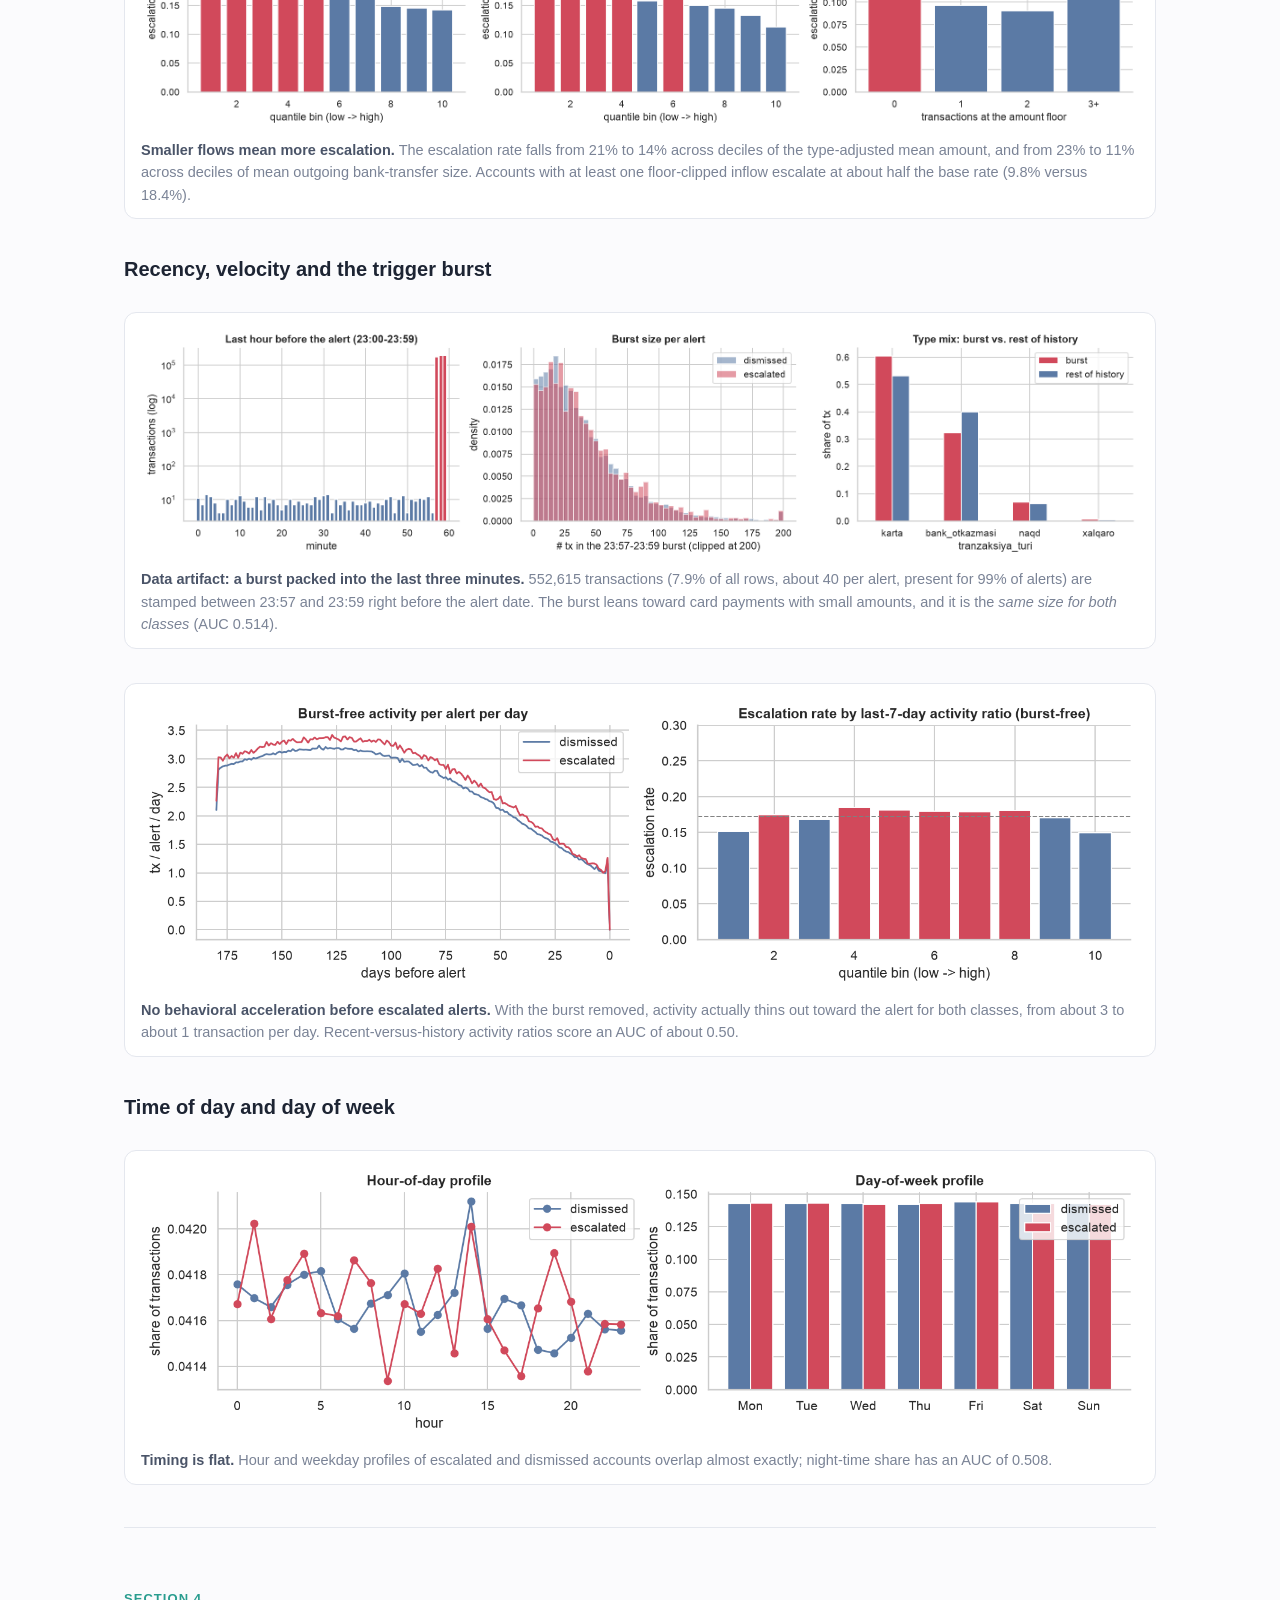
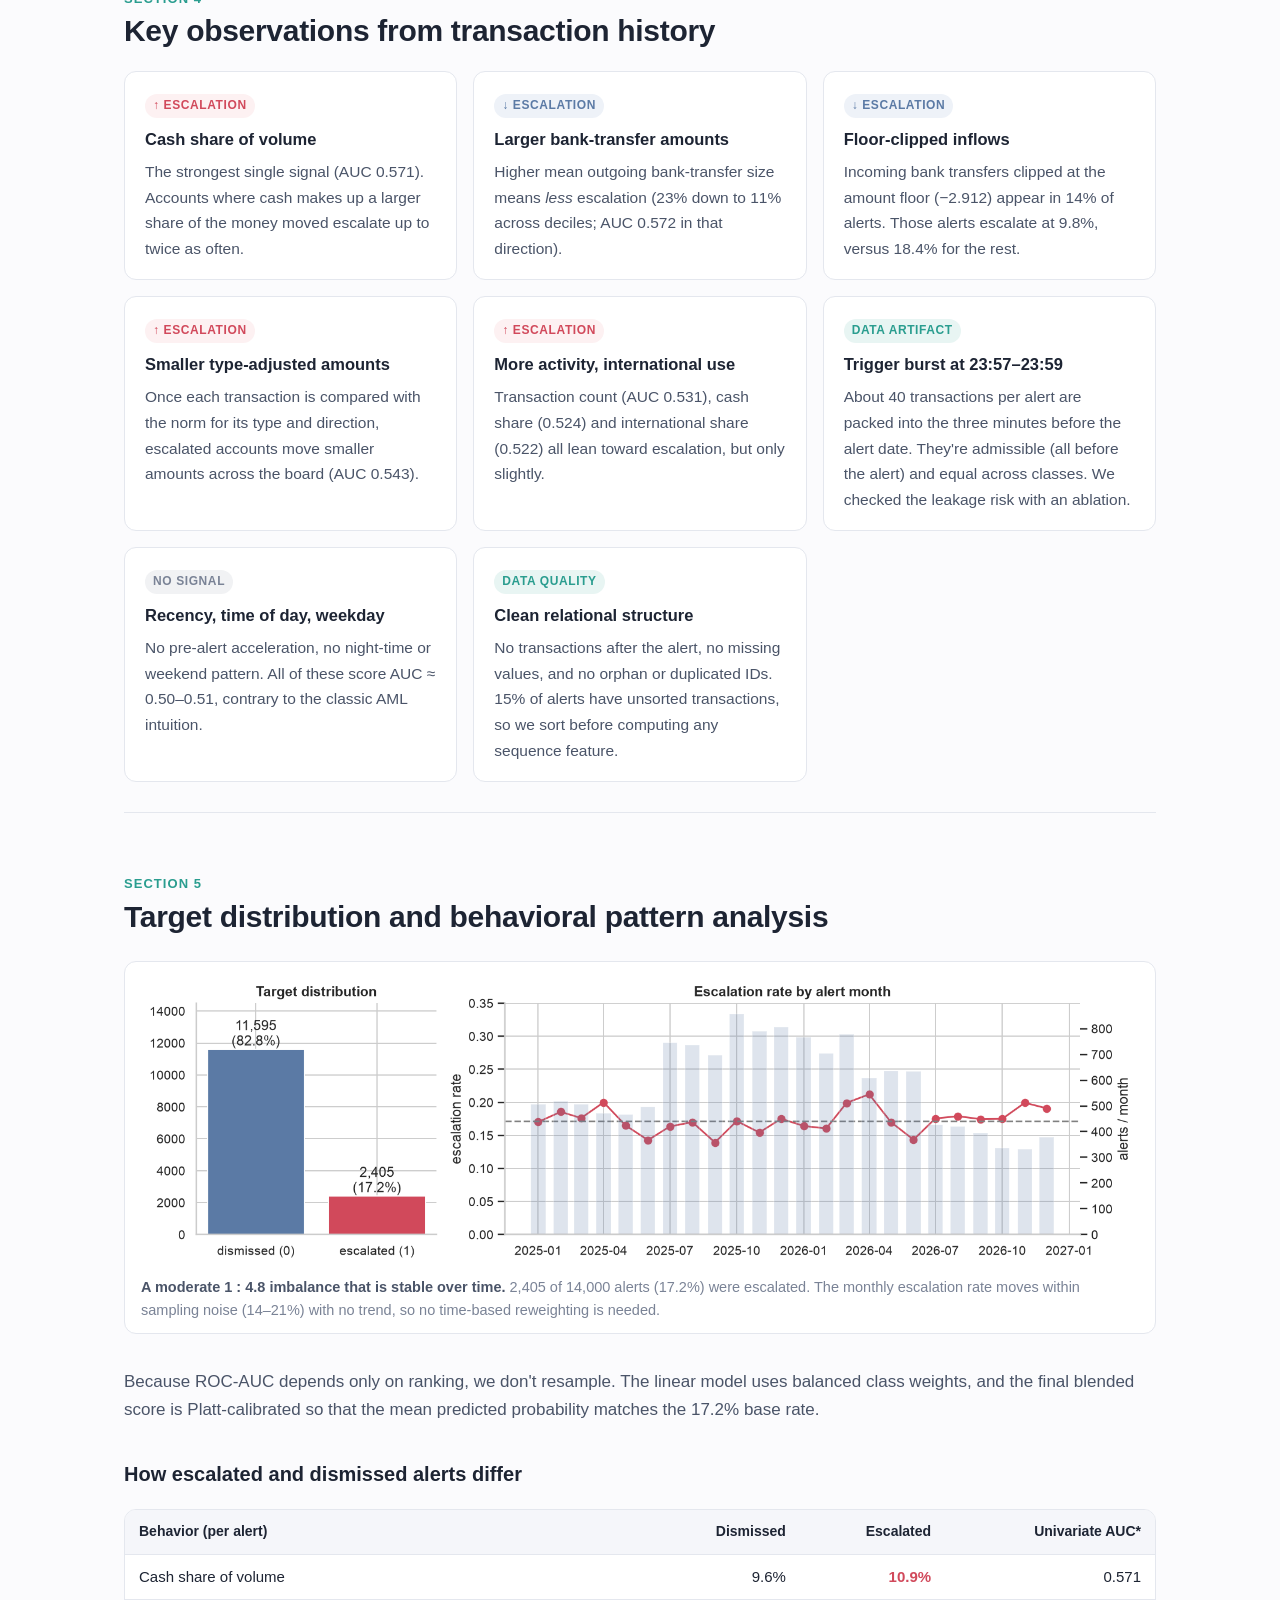
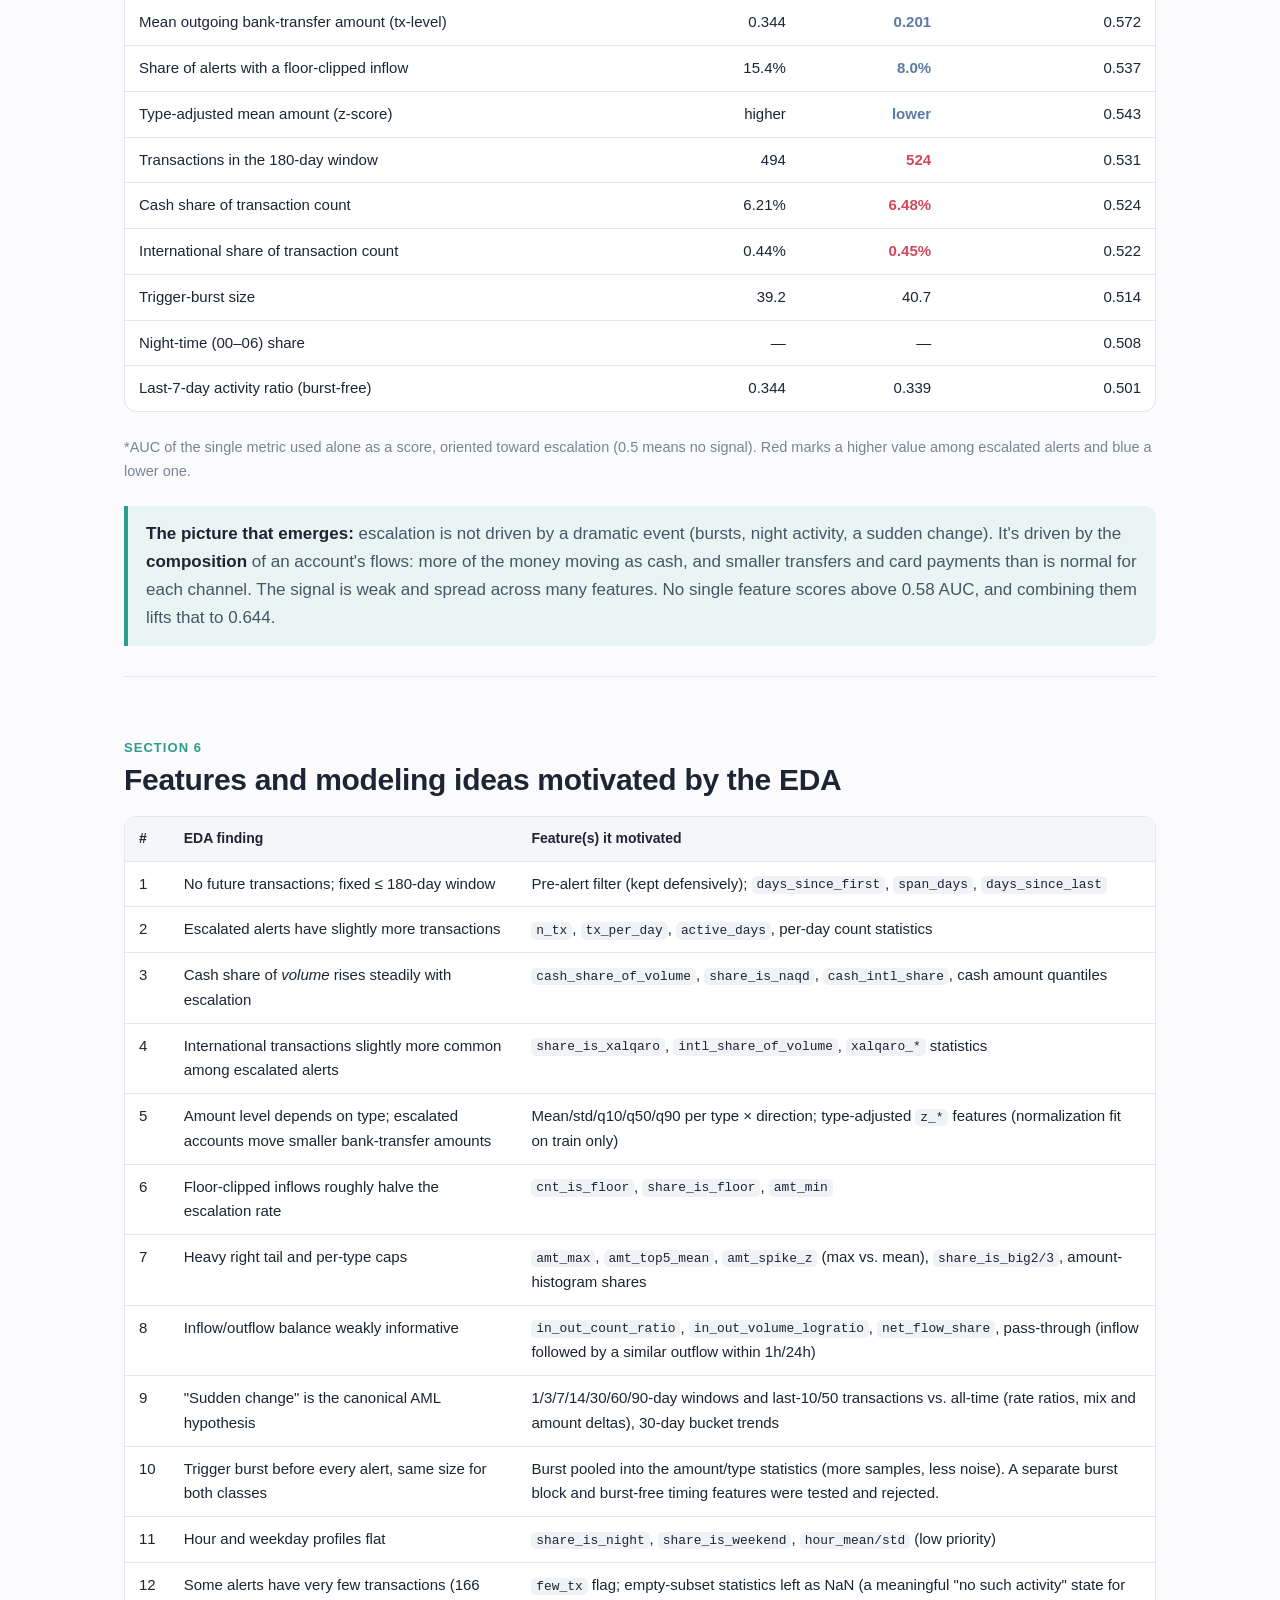
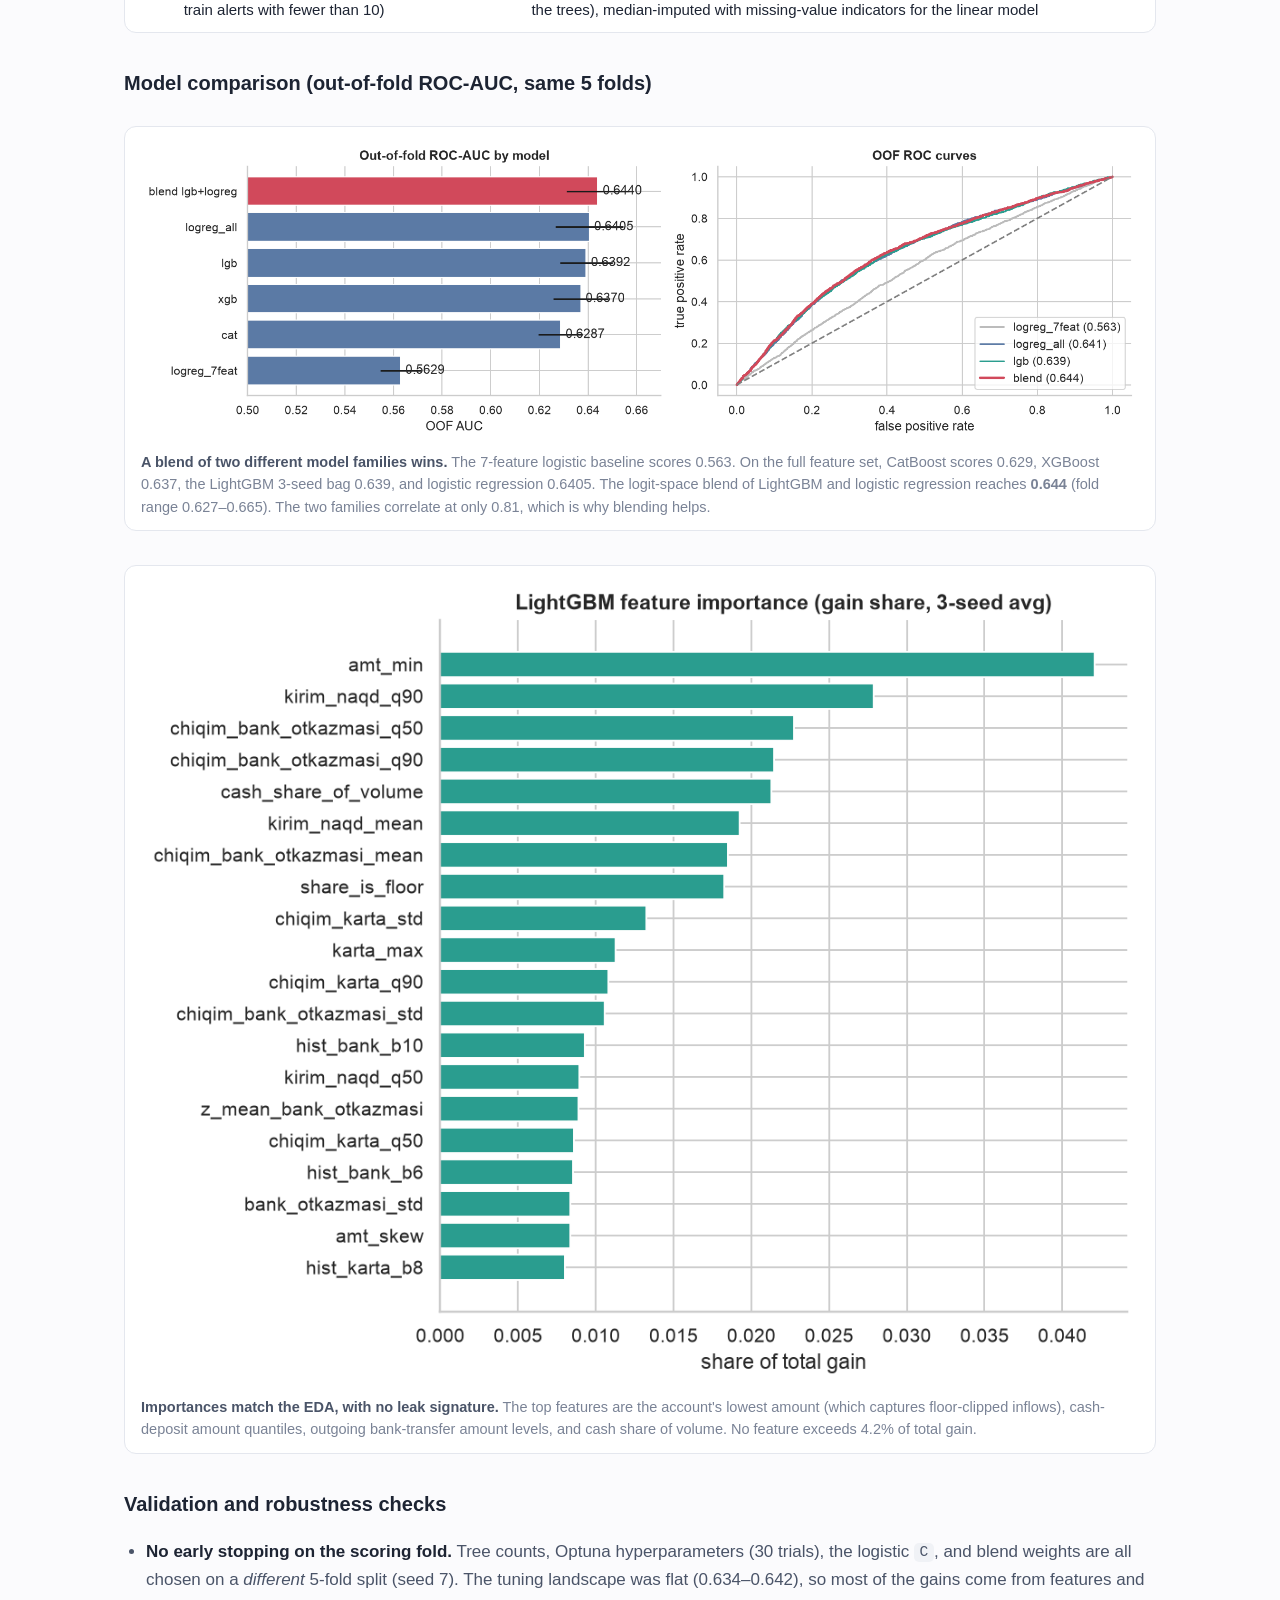
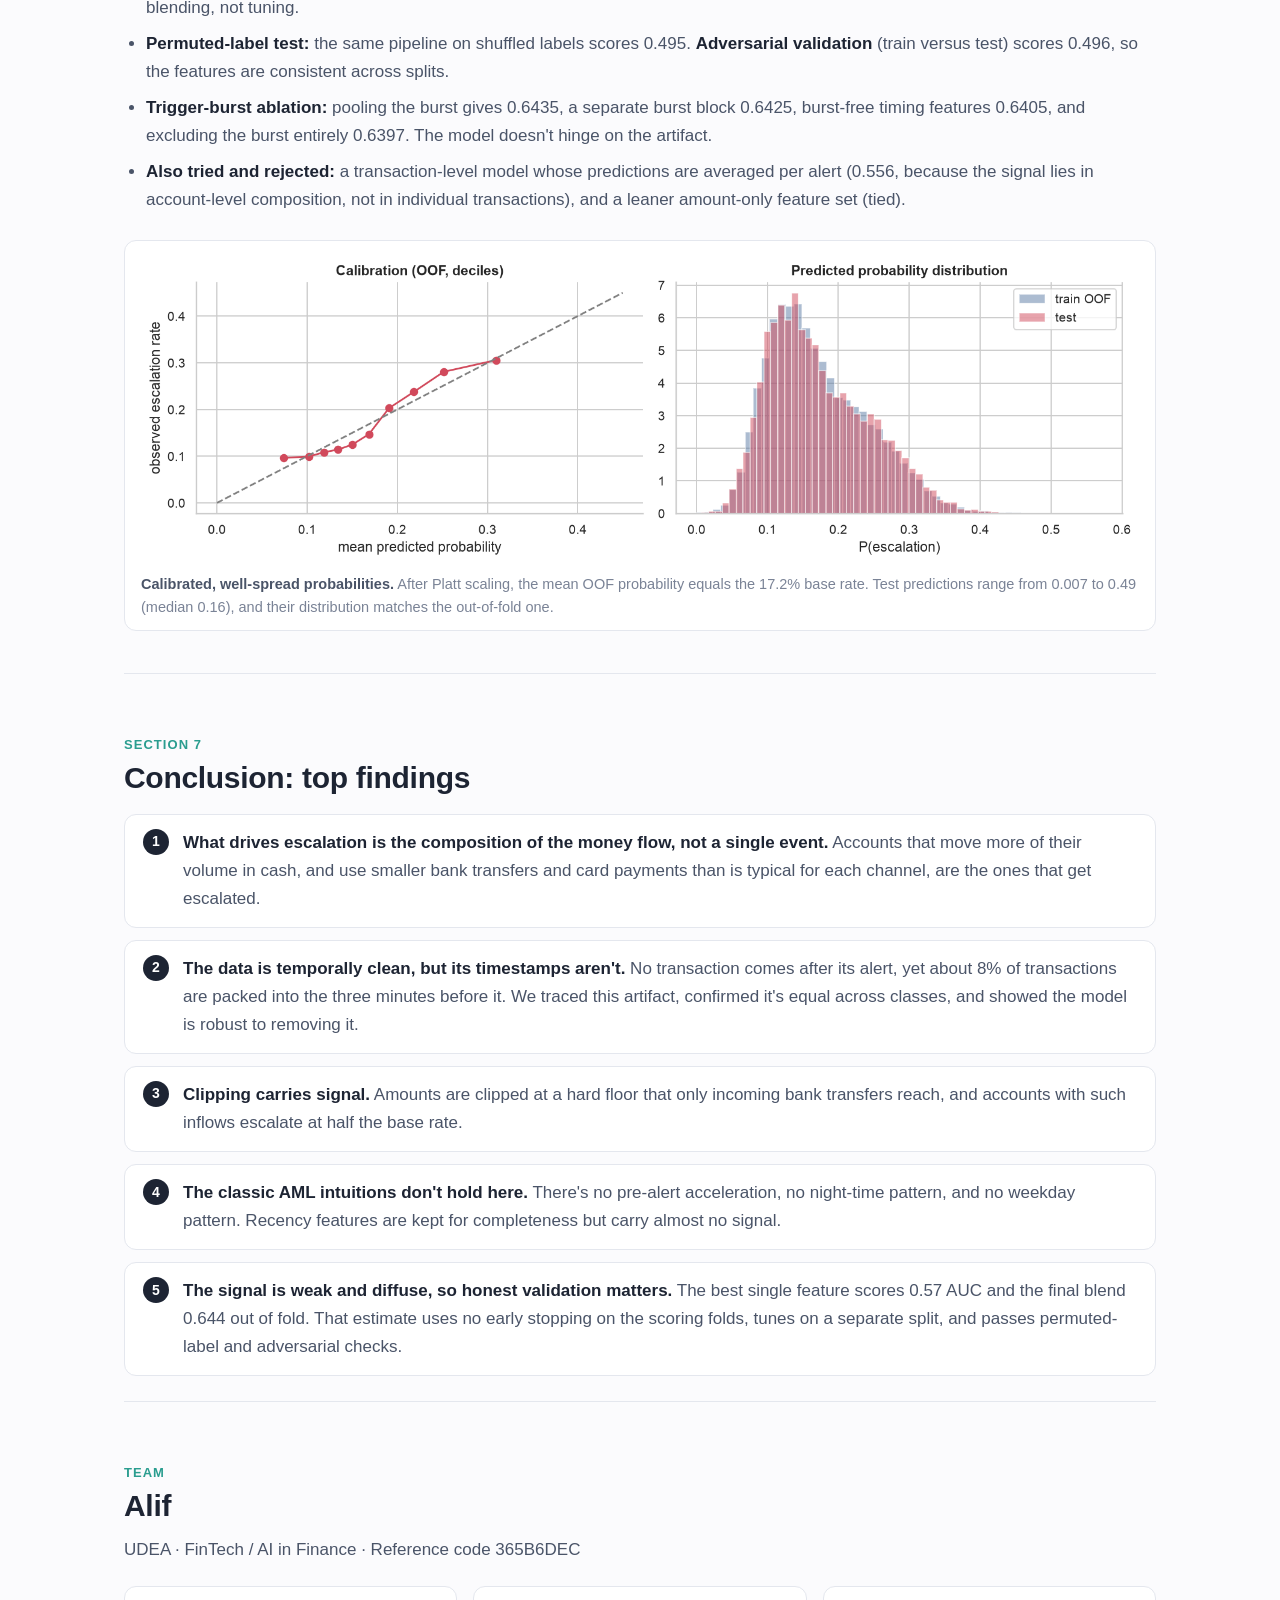
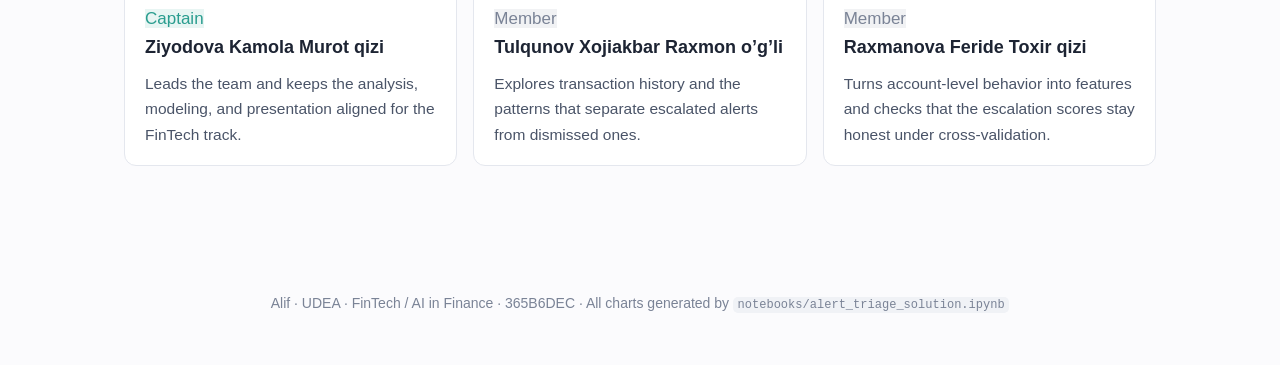
<file: eda_site/index.html>
<!DOCTYPE html>
<html lang="en">
<head>
  <meta charset="utf-8">
  <meta name="viewport" content="width=device-width, initial-scale=1">
  <title>Alif — EDA &amp; Modeling Report · UDEA · 365B6DEC</title>
  <meta name="description" content="Exploratory data analysis and modeling approach by team Alif (UDEA) for the FinTech / AI in Finance alert-triage competition.">
  <link rel="stylesheet" href="style.css">
</head>
<body>

<nav class="topnav" aria-label="Sections">
  <div class="inner">
    <span class="brand">Alif</span>
    <a href="#approach">1 · Approach</a>
    <a href="#dataset">2 · Dataset</a>
    <a href="#eda">3 · Visualizations</a>
    <a href="#observations">4 · Observations</a>
    <a href="#target">5 · Target &amp; behavior</a>
    <a href="#features">6 · Features &amp; modeling</a>
    <a href="#conclusion">7 · Conclusion</a>
    <a href="#team">Team</a>
  </div>
</nav>

<header class="hero">
  <div class="inner">
    <p class="eyebrow">Alif · UDEA · FinTech / AI in Finance · 365B6DEC</p>
    <h1>Which transaction-monitoring alerts get escalated?</h1>
    <p class="lead">An end-to-end look at 20,000 alerts and 10 million transactions: what the data really contains, which behaviors separate escalated alerts from dismissed ones, and how we turned each alert's history into a probability.</p>
    <div class="metrics">
      <div class="metric"><div class="value">0.644</div><div class="label">out-of-fold ROC-AUC (5-fold CV)</div></div>
      <div class="metric"><div class="value">17.2%</div><div class="label">base escalation rate</div></div>
      <div class="metric"><div class="value">10.0M</div><div class="label">transactions (train + test)</div></div>
      <div class="metric"><div class="value">324</div><div class="label">engineered features per alert</div></div>
    </div>
  </div>
</header>

<main>

<!-- 1 ------------------------------------------------------------------ -->
<section id="approach">
  <span class="section-num">Section 1</span>
  <h2>Approach</h2>
  <p>Each alert (<code>signal_id</code>) comes with a many-to-one history of transactions. We aggregate that history into one feature vector per alert, then train models to rank alerts by escalation probability. ROC-AUC is the metric, so the whole pipeline is built around an <strong>honest out-of-fold estimate</strong>. No fold ever picks its own hyperparameters, tree count, or blend weight.</p>
  <ol class="steps">
    <li><b>Audit the data</b>Verify schemas and joins, check timestamps against alert dates, and look for clipping and artifacts.</li>
    <li><b>Explore</b>Compare escalated and dismissed alerts on volume, direction, type mix, amounts, recency, and timing.</li>
    <li><b>Engineer features</b>324 per-alert aggregates. Every feature is computed the same way on train and test; the only statistics fit globally (per-type amount normalization) come from train.</li>
    <li><b>Validate honestly</b>Stratified 5-fold CV. Tuning and blend weights use a separate fold split. The pipeline passes a permuted-label test and an adversarial check.</li>
    <li><b>Model &amp; blend</b>A 3-seed LightGBM bag blended in logit space with an L2 logistic regression, then Platt-calibrated.</li>
  </ol>
</section>

<!-- 2 ------------------------------------------------------------------ -->
<section id="dataset">
  <span class="section-num">Section 2</span>
  <h2>Dataset overview and structure</h2>
  <div class="table-wrap">
    <table>
      <thead><tr><th>File</th><th class="num">Rows</th><th>Columns</th><th>Role</th></tr></thead>
      <tbody>
        <tr><td><code>train_signals.csv</code></td><td class="num">14,000</td><td>signal_id, signal_sanasi, eskalatsiya</td><td>One row per alert, with the target</td></tr>
        <tr><td><code>train_transactions.parquet</code></td><td class="num">6,987,663</td><td>signal_id, tranzaksiya_vaqti, kirim_chiqim, tranzaksiya_turi, miqdor_indeksi</td><td>Transaction history for train alerts</td></tr>
        <tr><td><code>test_signals.csv</code></td><td class="num">6,000</td><td>signal_id, signal_sanasi</td><td>Alerts to score</td></tr>
        <tr><td><code>test_transactions.parquet</code></td><td class="num">3,027,575</td><td>same as train</td><td>Transaction history for test alerts</td></tr>
        <tr><td><code>sample_submission.csv</code></td><td class="num">6,000</td><td>signal_id, ehtimollik</td><td>Output format (placeholder 0.5)</td></tr>
      </tbody>
    </table>
  </div>
  <p>Direction (<code>kirim_chiqim</code>): 75.7% of transactions are inflows (<em>kirim</em>) and 24.3% are outflows (<em>chiqim</em>). Type (<code>tranzaksiya_turi</code>): card 53.8%, bank transfer 39.4%, cash 6.3%, international 0.46%. <code>miqdor_indeksi</code> is a standardized amount index (mean −0.13, standard deviation 0.98, right-skewed). There are no missing values, no duplicate rows, no alert without transactions, and no ID overlap between train and test. Alerts span 2025-01-01 to 2026-12-31 in both splits, so there is no time-based train/test split to account for.</p>
  <p>Each alert has between 1 and 2,279 transactions (median 461, mean 499). The history window is at most <strong>180 days</strong> and ends on the alert date.</p>
  <figure>
    <a href="assets/01_history_window.png" target="_blank" rel="noopener"><img src="assets/01_history_window.png" alt="Histogram of transactions by days before the alert, and the gap between the last transaction and the alert" loading="lazy"></a>
    <figcaption><b>Temporal audit.</b> Every transaction falls at or before its alert date (zero rows after it, in both splits). The last transaction is almost always on the day before the alert. The spike on that day is explained in Section 3.</figcaption>
  </figure>
  <div class="callout">
    <p><strong>Temporal leakage check:</strong> 0 of 10.0M transactions are dated after their alert. About 0.06% fall on the alert day itself, most of them stamped exactly 00:00:00. Because <code>signal_sanasi</code> has day granularity, we keep them as pre-alert history. The pipeline still filters to <code>tx_time &lt; alert_date + 1 day</code> in case future rows are ever appended.</p>
  </div>
</section>

<!-- 3 ------------------------------------------------------------------ -->
<section id="eda">
  <span class="section-num">Section 3</span>
  <h2>EDA visualizations</h2>
  <p>In every "escalation rate by decile" chart, alerts are split into ten equal-sized groups by one metric. Red bars sit above the 17.2% base rate (dashed line) and blue bars below it.</p>

  <h3>Transaction volume</h3>
  <figure>
    <a href="assets/03_tx_per_signal.png" target="_blank" rel="noopener"><img src="assets/03_tx_per_signal.png" alt="Transactions per alert by class, and escalation rate by transaction-count decile" loading="lazy"></a>
    <figcaption><b>Busier accounts escalate slightly more often.</b> Escalated alerts average 524 transactions versus 494 for dismissed ones, but the distributions overlap heavily (univariate AUC 0.531).</figcaption>
  </figure>

  <h3>Inflow vs. outflow</h3>
  <figure>
    <a href="assets/04_direction.png" target="_blank" rel="noopener"><img src="assets/04_direction.png" alt="Escalation rate by inflow share and by inflow/outflow volume ratio" loading="lazy"></a>
    <figcaption><b>Direction balance is weakly informative.</b> The inflow share of transactions is 75.0% for dismissed and 74.4% for escalated alerts. The in/out volume ratio has an AUC of only 0.49.</figcaption>
  </figure>

  <h3>Transaction-type mix: cash and international</h3>
  <figure>
    <a href="assets/05_type_mix.png" target="_blank" rel="noopener"><img src="assets/05_type_mix.png" alt="Type shares by class, escalation rate by cash share of transactions and by cash share of volume" loading="lazy"></a>
    <figcaption><b>Cash matters most by volume, not by count.</b> Cash share of the transaction count barely moves the escalation rate. Cash share of the <em>money moved</em>, however, raises it steadily from about 12–13% in the lowest deciles to 24% in the highest. Alerts with any international transaction escalate at 17.9%, versus 15.4% for those without.</figcaption>
  </figure>

  <h3>Amount indicator: distribution, tails and clipping</h3>
  <figure>
    <a href="assets/06_amount_distribution.png" target="_blank" rel="noopener"><img src="assets/06_amount_distribution.png" alt="Amount index histogram with a zoomed-in floor, distributions by type, and mean amount by type, direction and outcome" loading="lazy"></a>
    <figcaption><b>Each type has its own amount level, with hard clipping at both ends.</b> From high to low: international, cash, bank transfer, card. Values have a hard floor at −2.912, reached only by incoming bank transfers (4,287 rows, see the inset), and each type has its own upper cap (card is capped at 4.18). Escalated accounts show lower means in most type × direction cells, most clearly for outgoing bank transfers.</figcaption>
  </figure>
  <figure>
    <a href="assets/07_amount_vs_outcome.png" target="_blank" rel="noopener"><img src="assets/07_amount_vs_outcome.png" alt="Escalation rate by type-adjusted amount, by outgoing bank-transfer amount, and by number of floor-clipped inflows" loading="lazy"></a>
    <figcaption><b>Smaller flows mean more escalation.</b> The escalation rate falls from 21% to 14% across deciles of the type-adjusted mean amount, and from 23% to 11% across deciles of mean outgoing bank-transfer size. Accounts with at least one floor-clipped inflow escalate at about half the base rate (9.8% versus 18.4%).</figcaption>
  </figure>

  <h3>Recency, velocity and the trigger burst</h3>
  <figure>
    <a href="assets/08_trigger_burst.png" target="_blank" rel="noopener"><img src="assets/08_trigger_burst.png" alt="Transactions per minute in the last hour before the alert, burst size by class, and type mix of burst vs. history" loading="lazy"></a>
    <figcaption><b>Data artifact: a burst packed into the last three minutes.</b> 552,615 transactions (7.9% of all rows, about 40 per alert, present for 99% of alerts) are stamped between 23:57 and 23:59 right before the alert date. The burst leans toward card payments with small amounts, and it is the <em>same size for both classes</em> (AUC 0.514).</figcaption>
  </figure>
  <figure>
    <a href="assets/09_recency_velocity.png" target="_blank" rel="noopener"><img src="assets/09_recency_velocity.png" alt="Burst-free activity per alert per day before the alert, and escalation rate by last-7-day activity ratio" loading="lazy"></a>
    <figcaption><b>No behavioral acceleration before escalated alerts.</b> With the burst removed, activity actually thins out toward the alert for both classes, from about 3 to about 1 transaction per day. Recent-versus-history activity ratios score an AUC of about 0.50.</figcaption>
  </figure>

  <h3>Time of day and day of week</h3>
  <figure>
    <a href="assets/10_time_patterns.png" target="_blank" rel="noopener"><img src="assets/10_time_patterns.png" alt="Hour-of-day and day-of-week profiles by class" loading="lazy"></a>
    <figcaption><b>Timing is flat.</b> Hour and weekday profiles of escalated and dismissed accounts overlap almost exactly; night-time share has an AUC of 0.508.</figcaption>
  </figure>
</section>

<!-- 4 ------------------------------------------------------------------ -->
<section id="observations">
  <span class="section-num">Section 4</span>
  <h2>Key observations from transaction history</h2>
  <div class="insights">
    <div class="insight"><span class="tag up">↑ escalation</span><h4>Cash share of volume</h4><p>The strongest single signal (AUC 0.571). Accounts where cash makes up a larger share of the money moved escalate up to twice as often.</p></div>
    <div class="insight"><span class="tag down">↓ escalation</span><h4>Larger bank-transfer amounts</h4><p>Higher mean outgoing bank-transfer size means <em>less</em> escalation (23% down to 11% across deciles; AUC 0.572 in that direction).</p></div>
    <div class="insight"><span class="tag down">↓ escalation</span><h4>Floor-clipped inflows</h4><p>Incoming bank transfers clipped at the amount floor (−2.912) appear in 14% of alerts. Those alerts escalate at 9.8%, versus 18.4% for the rest.</p></div>
    <div class="insight"><span class="tag up">↑ escalation</span><h4>Smaller type-adjusted amounts</h4><p>Once each transaction is compared with the norm for its type and direction, escalated accounts move smaller amounts across the board (AUC 0.543).</p></div>
    <div class="insight"><span class="tag up">↑ escalation</span><h4>More activity, international use</h4><p>Transaction count (AUC 0.531), cash share (0.524) and international share (0.522) all lean toward escalation, but only slightly.</p></div>
    <div class="insight"><span class="tag data">data artifact</span><h4>Trigger burst at 23:57–23:59</h4><p>About 40 transactions per alert are packed into the three minutes before the alert date. They're admissible (all before the alert) and equal across classes. We checked the leakage risk with an ablation.</p></div>
    <div class="insight"><span class="tag flat">no signal</span><h4>Recency, time of day, weekday</h4><p>No pre-alert acceleration, no night-time or weekend pattern. All of these score AUC ≈ 0.50–0.51, contrary to the classic AML intuition.</p></div>
    <div class="insight"><span class="tag data">data quality</span><h4>Clean relational structure</h4><p>No transactions after the alert, no missing values, and no orphan or duplicated IDs. 15% of alerts have unsorted transactions, so we sort before computing any sequence feature.</p></div>
  </div>
</section>

<!-- 5 ------------------------------------------------------------------ -->
<section id="target">
  <span class="section-num">Section 5</span>
  <h2>Target distribution and behavioral pattern analysis</h2>
  <figure>
    <a href="assets/02_target_distribution.png" target="_blank" rel="noopener"><img src="assets/02_target_distribution.png" alt="Target class counts and monthly escalation rate" loading="lazy"></a>
    <figcaption><b>A moderate 1 : 4.8 imbalance that is stable over time.</b> 2,405 of 14,000 alerts (17.2%) were escalated. The monthly escalation rate moves within sampling noise (14–21%) with no trend, so no time-based reweighting is needed.</figcaption>
  </figure>
  <p>Because ROC-AUC depends only on ranking, we don't resample. The linear model uses balanced class weights, and the final blended score is Platt-calibrated so that the mean predicted probability matches the 17.2% base rate.</p>

  <h3>How escalated and dismissed alerts differ</h3>
  <div class="table-wrap">
    <table>
      <thead><tr><th>Behavior (per alert)</th><th class="num">Dismissed</th><th class="num">Escalated</th><th class="num">Univariate AUC*</th></tr></thead>
      <tbody>
        <tr><td>Cash share of volume</td><td class="num">9.6%</td><td class="num"><span class="pos">10.9%</span></td><td class="num">0.571</td></tr>
        <tr><td>Mean outgoing bank-transfer amount (tx-level)</td><td class="num">0.344</td><td class="num"><span class="neg">0.201</span></td><td class="num">0.572</td></tr>
        <tr><td>Share of alerts with a floor-clipped inflow</td><td class="num">15.4%</td><td class="num"><span class="neg">8.0%</span></td><td class="num">0.537</td></tr>
        <tr><td>Type-adjusted mean amount (z-score)</td><td class="num">higher</td><td class="num"><span class="neg">lower</span></td><td class="num">0.543</td></tr>
        <tr><td>Transactions in the 180-day window</td><td class="num">494</td><td class="num"><span class="pos">524</span></td><td class="num">0.531</td></tr>
        <tr><td>Cash share of transaction count</td><td class="num">6.21%</td><td class="num"><span class="pos">6.48%</span></td><td class="num">0.524</td></tr>
        <tr><td>International share of transaction count</td><td class="num">0.44%</td><td class="num"><span class="pos">0.45%</span></td><td class="num">0.522</td></tr>
        <tr><td>Trigger-burst size</td><td class="num">39.2</td><td class="num">40.7</td><td class="num">0.514</td></tr>
        <tr><td>Night-time (00–06) share</td><td class="num">—</td><td class="num">—</td><td class="num">0.508</td></tr>
        <tr><td>Last-7-day activity ratio (burst-free)</td><td class="num">0.344</td><td class="num">0.339</td><td class="num">0.501</td></tr>
      </tbody>
    </table>
  </div>
  <p style="font-size:14.5px;color:var(--muted)">*AUC of the single metric used alone as a score, oriented toward escalation (0.5 means no signal). Red marks a higher value among escalated alerts and blue a lower one.</p>
  <div class="callout">
    <p><strong>The picture that emerges:</strong> escalation is not driven by a dramatic event (bursts, night activity, a sudden change). It's driven by the <strong>composition</strong> of an account's flows: more of the money moving as cash, and smaller transfers and card payments than is normal for each channel. The signal is weak and spread across many features. No single feature scores above 0.58 AUC, and combining them lifts that to 0.644.</p>
  </div>
</section>

<!-- 6 ------------------------------------------------------------------ -->
<section id="features">
  <span class="section-num">Section 6</span>
  <h2>Features and modeling ideas motivated by the EDA</h2>
  <div class="table-wrap">
    <table>
      <thead><tr><th>#</th><th>EDA finding</th><th>Feature(s) it motivated</th></tr></thead>
      <tbody>
        <tr><td>1</td><td>No future transactions; fixed ≤ 180-day window</td><td>Pre-alert filter (kept defensively); <code>days_since_first</code>, <code>span_days</code>, <code>days_since_last</code></td></tr>
        <tr><td>2</td><td>Escalated alerts have slightly more transactions</td><td><code>n_tx</code>, <code>tx_per_day</code>, <code>active_days</code>, per-day count statistics</td></tr>
        <tr><td>3</td><td>Cash share of <em>volume</em> rises steadily with escalation</td><td><code>cash_share_of_volume</code>, <code>share_is_naqd</code>, <code>cash_intl_share</code>, cash amount quantiles</td></tr>
        <tr><td>4</td><td>International transactions slightly more common among escalated alerts</td><td><code>share_is_xalqaro</code>, <code>intl_share_of_volume</code>, <code>xalqaro_*</code> statistics</td></tr>
        <tr><td>5</td><td>Amount level depends on type; escalated accounts move smaller bank-transfer amounts</td><td>Mean/std/q10/q50/q90 per type × direction; type-adjusted <code>z_*</code> features (normalization fit on train only)</td></tr>
        <tr><td>6</td><td>Floor-clipped inflows roughly halve the escalation rate</td><td><code>cnt_is_floor</code>, <code>share_is_floor</code>, <code>amt_min</code></td></tr>
        <tr><td>7</td><td>Heavy right tail and per-type caps</td><td><code>amt_max</code>, <code>amt_top5_mean</code>, <code>amt_spike_z</code> (max vs. mean), <code>share_is_big2/3</code>, amount-histogram shares</td></tr>
        <tr><td>8</td><td>Inflow/outflow balance weakly informative</td><td><code>in_out_count_ratio</code>, <code>in_out_volume_logratio</code>, <code>net_flow_share</code>, pass-through (inflow followed by a similar outflow within 1h/24h)</td></tr>
        <tr><td>9</td><td>"Sudden change" is the canonical AML hypothesis</td><td>1/3/7/14/30/60/90-day windows and last-10/50 transactions vs. all-time (rate ratios, mix and amount deltas), 30-day bucket trends</td></tr>
        <tr><td>10</td><td>Trigger burst before every alert, same size for both classes</td><td>Burst pooled into the amount/type statistics (more samples, less noise). A separate burst block and burst-free timing features were tested and rejected.</td></tr>
        <tr><td>11</td><td>Hour and weekday profiles flat</td><td><code>share_is_night</code>, <code>share_is_weekend</code>, <code>hour_mean/std</code> (low priority)</td></tr>
        <tr><td>12</td><td>Some alerts have very few transactions (166 train alerts with fewer than 10)</td><td><code>few_tx</code> flag; empty-subset statistics left as NaN (a meaningful "no such activity" state for the trees), median-imputed with missing-value indicators for the linear model</td></tr>
      </tbody>
    </table>
  </div>

  <h3>Model comparison (out-of-fold ROC-AUC, same 5 folds)</h3>
  <figure>
    <a href="assets/12_model_comparison.png" target="_blank" rel="noopener"><img src="assets/12_model_comparison.png" alt="Bar chart of OOF AUC per model and ROC curves" loading="lazy"></a>
    <figcaption><b>A blend of two different model families wins.</b> The 7-feature logistic baseline scores 0.563. On the full feature set, CatBoost scores 0.629, XGBoost 0.637, the LightGBM 3-seed bag 0.639, and logistic regression 0.6405. The logit-space blend of LightGBM and logistic regression reaches <strong>0.644</strong> (fold range 0.627–0.665). The two families correlate at only 0.81, which is why blending helps.</figcaption>
  </figure>
  <figure>
    <a href="assets/11_feature_importance.png" target="_blank" rel="noopener"><img src="assets/11_feature_importance.png" alt="Top 20 LightGBM features by gain share" loading="lazy"></a>
    <figcaption><b>Importances match the EDA, with no leak signature.</b> The top features are the account's lowest amount (which captures floor-clipped inflows), cash-deposit amount quantiles, outgoing bank-transfer amount levels, and cash share of volume. No feature exceeds 4.2% of total gain.</figcaption>
  </figure>

  <h3>Validation and robustness checks</h3>
  <ul>
    <li><strong>No early stopping on the scoring fold.</strong> Tree counts, Optuna hyperparameters (30 trials), the logistic <code>C</code>, and blend weights are all chosen on a <em>different</em> 5-fold split (seed 7). The tuning landscape was flat (0.634–0.642), so most of the gains come from features and blending, not tuning.</li>
    <li><strong>Permuted-label test:</strong> the same pipeline on shuffled labels scores 0.495. <strong>Adversarial validation</strong> (train versus test) scores 0.496, so the features are consistent across splits.</li>
    <li><strong>Trigger-burst ablation:</strong> pooling the burst gives 0.6435, a separate burst block 0.6425, burst-free timing features 0.6405, and excluding the burst entirely 0.6397. The model doesn't hinge on the artifact.</li>
    <li><strong>Also tried and rejected:</strong> a transaction-level model whose predictions are averaged per alert (0.556, because the signal lies in account-level composition, not in individual transactions), and a leaner amount-only feature set (tied).</li>
  </ul>
  <figure>
    <a href="assets/13_calibration.png" target="_blank" rel="noopener"><img src="assets/13_calibration.png" alt="Calibration curve and predicted probability distributions for train OOF and test" loading="lazy"></a>
    <figcaption><b>Calibrated, well-spread probabilities.</b> After Platt scaling, the mean OOF probability equals the 17.2% base rate. Test predictions range from 0.007 to 0.49 (median 0.16), and their distribution matches the out-of-fold one.</figcaption>
  </figure>
</section>

<!-- 7 ------------------------------------------------------------------ -->
<section id="conclusion">
  <span class="section-num">Section 7</span>
  <h2>Conclusion: top findings</h2>
  <ol class="findings">
    <li><strong>What drives escalation is the composition of the money flow, not a single event.</strong> Accounts that move more of their volume in cash, and use smaller bank transfers and card payments than is typical for each channel, are the ones that get escalated.</li>
    <li><strong>The data is temporally clean, but its timestamps aren't.</strong> No transaction comes after its alert, yet about 8% of transactions are packed into the three minutes before it. We traced this artifact, confirmed it's equal across classes, and showed the model is robust to removing it.</li>
    <li><strong>Clipping carries signal.</strong> Amounts are clipped at a hard floor that only incoming bank transfers reach, and accounts with such inflows escalate at half the base rate.</li>
    <li><strong>The classic AML intuitions don't hold here.</strong> There's no pre-alert acceleration, no night-time pattern, and no weekday pattern. Recency features are kept for completeness but carry almost no signal.</li>
    <li><strong>The signal is weak and diffuse, so honest validation matters.</strong> The best single feature scores 0.57 AUC and the final blend 0.644 out of fold. That estimate uses no early stopping on the scoring folds, tunes on a separate split, and passes permuted-label and adversarial checks.</li>
  </ol>
</section>

<!-- team ---------------------------------------------------------------- -->
<section id="team">
  <span class="section-num">Team</span>
  <h2>Alif</h2>
  <p class="team-meta">UDEA · FinTech / AI in Finance · Reference code 365B6DEC</p>
  <div class="team">
    <article class="member">
      <span class="tag data">Captain</span>
      <h3>Ziyodova Kamola Murot qizi</h3>
      <p>Leads the team and keeps the analysis, modeling, and presentation aligned for the FinTech track.</p>
    </article>
    <article class="member">
      <span class="tag flat">Member</span>
      <h3>Tulqunov Xojiakbar Raxmon o’g’li</h3>
      <p>Explores transaction history and the patterns that separate escalated alerts from dismissed ones.</p>
    </article>
    <article class="member">
      <span class="tag flat">Member</span>
      <h3>Raxmanova Feride Toxir qizi</h3>
      <p>Turns account-level behavior into features and checks that the escalation scores stay honest under cross-validation.</p>
    </article>
  </div>
</section>

</main>

<footer>
  Alif · UDEA · FinTech / AI in Finance · 365B6DEC · All charts generated by <code>notebooks/alert_triage_solution.ipynb</code>
</footer>

</body>
</html>
</file>
<file: style.css>
:root {
  --ink: #1d2433;
  --ink-soft: #4a5468;
  --muted: #7a8396;
  --line: #e4e7ee;
  --bg: #fbfbfd;
  --card: #ffffff;
  --neg: #5b7aa5;
  --pos: #d1495b;
  --acc: #2a9d8f;
  --acc-soft: #e8f5f3;
  --warn-soft: #fdf1f2;
  --radius: 12px;
  --maxw: 1080px;
}

* { box-sizing: border-box; }

html { scroll-behavior: smooth; scroll-padding-top: 72px; }

body {
  margin: 0;
  font-family: -apple-system, BlinkMacSystemFont, "Segoe UI", "Inter", "Helvetica Neue", Arial, sans-serif;
  font-size: 17px;
  line-height: 1.65;
  color: var(--ink);
  background: var(--bg);
  -webkit-font-smoothing: antialiased;
}

a { color: var(--acc); text-decoration: none; }
a:hover { text-decoration: underline; }

code {
  font-family: "SF Mono", "JetBrains Mono", Menlo, Consolas, monospace;
  font-size: 0.86em;
  background: #f0f2f6;
  padding: 0.1em 0.38em;
  border-radius: 5px;
}

/* ---------- navigation ---------- */
.topnav {
  position: sticky;
  top: 0;
  z-index: 10;
  background: rgba(255, 255, 255, 0.92);
  backdrop-filter: saturate(160%) blur(8px);
  border-bottom: 1px solid var(--line);
}
.topnav .inner {
  max-width: var(--maxw);
  margin: 0 auto;
  padding: 0 24px;
  display: flex;
  align-items: center;
  gap: 22px;
  height: 56px;
  overflow-x: auto;
  white-space: nowrap;
}
.topnav .brand {
  font-weight: 700;
  font-size: 22px;
  letter-spacing: -0.02em;
  color: var(--ink);
  margin-right: 6px;
  padding-right: 20px;
  border-right: 1px solid var(--line);
}
.topnav a { color: var(--ink-soft); font-size: 14.5px; }
.topnav a:hover { color: var(--acc); text-decoration: none; }

/* ---------- hero ---------- */
header.hero {
  background: linear-gradient(135deg, #1d2433 0%, #2b3a55 60%, #2a6f7a 100%);
  color: #fff;
  padding: 72px 24px 64px;
}
.hero .inner { max-width: var(--maxw); margin: 0 auto; }
.hero p { color: #fff; }
.hero .eyebrow {
  text-transform: uppercase;
  letter-spacing: 0.12em;
  font-size: 13px;
  opacity: 0.75;
  margin: 0 0 10px;
}
.hero h1 { font-size: clamp(30px, 4.4vw, 46px); line-height: 1.15; margin: 0 0 14px; letter-spacing: -0.01em; }
.hero p.lead { font-size: 19px; max-width: 760px; opacity: 0.9; margin: 0; }

.metrics {
  display: grid;
  grid-template-columns: repeat(auto-fit, minmax(190px, 1fr));
  gap: 14px;
  margin-top: 38px;
}
.metric {
  background: rgba(255, 255, 255, 0.09);
  border: 1px solid rgba(255, 255, 255, 0.16);
  border-radius: var(--radius);
  padding: 16px 18px;
}
.metric .value { font-size: 28px; font-weight: 700; letter-spacing: -0.01em; }
.metric .label { font-size: 13.5px; opacity: 0.8; }

/* ---------- layout ---------- */
main { max-width: var(--maxw); margin: 0 auto; padding: 8px 24px 80px; }

section { padding: 56px 0 8px; border-bottom: 1px solid var(--line); }
section:last-of-type { border-bottom: none; }

.section-num {
  display: inline-block;
  font-size: 13px;
  font-weight: 700;
  color: var(--acc);
  letter-spacing: 0.08em;
  text-transform: uppercase;
  margin-bottom: 4px;
}
h2 { font-size: 30px; line-height: 1.2; margin: 0 0 18px; letter-spacing: -0.01em; }
h3 { font-size: 20px; margin: 34px 0 10px; }
p { margin: 0 0 16px; color: var(--ink-soft); }
p strong, li strong { color: var(--ink); }
ul, ol { color: var(--ink-soft); padding-left: 22px; }
li { margin-bottom: 8px; }

/* ---------- pipeline steps ---------- */
.steps {
  list-style: none;
  padding: 0;
  counter-reset: step;
  display: grid;
  grid-template-columns: repeat(auto-fit, minmax(240px, 1fr));
  gap: 14px;
  margin: 22px 0;
}
.steps li {
  counter-increment: step;
  background: var(--card);
  border: 1px solid var(--line);
  border-radius: var(--radius);
  padding: 16px 18px 14px 18px;
  margin: 0;
  font-size: 15.5px;
}
.steps li::before {
  content: counter(step);
  display: inline-grid;
  place-items: center;
  width: 26px;
  height: 26px;
  border-radius: 50%;
  background: var(--acc-soft);
  color: var(--acc);
  font-weight: 700;
  font-size: 14px;
  margin-bottom: 8px;
}
.steps li b { display: block; color: var(--ink); margin-bottom: 2px; }

/* ---------- tables ---------- */
.table-wrap { overflow-x: auto; margin: 18px 0 24px; border: 1px solid var(--line); border-radius: var(--radius); background: var(--card); }
table { border-collapse: collapse; width: 100%; font-size: 15px; }
th, td { text-align: left; padding: 10px 14px; border-bottom: 1px solid var(--line); vertical-align: top; }
th { background: #f5f6fa; font-weight: 600; color: var(--ink); font-size: 14px; }
tr:last-child td { border-bottom: none; }
td.num, th.num { text-align: right; font-variant-numeric: tabular-nums; }
td .pos { color: var(--pos); font-weight: 600; }
td .neg { color: var(--neg); font-weight: 600; }

/* ---------- figures ---------- */
figure {
  margin: 26px 0 34px;
  background: var(--card);
  border: 1px solid var(--line);
  border-radius: var(--radius);
  padding: 16px 16px 12px;
}
figure img { width: 100%; height: auto; display: block; border-radius: 6px; }
figcaption { font-size: 14.5px; color: var(--muted); margin-top: 10px; line-height: 1.55; }
figcaption b { color: var(--ink-soft); }

/* ---------- callouts and insight cards ---------- */
.callout {
  border-left: 4px solid var(--acc);
  background: var(--acc-soft);
  padding: 14px 18px;
  border-radius: 0 var(--radius) var(--radius) 0;
  margin: 22px 0;
  color: var(--ink-soft);
}
.callout.warn { border-left-color: var(--pos); background: var(--warn-soft); }
.callout p:last-child { margin-bottom: 0; }

.insights { display: grid; grid-template-columns: repeat(auto-fit, minmax(300px, 1fr)); gap: 16px; margin: 22px 0; }
.insight {
  background: var(--card);
  border: 1px solid var(--line);
  border-radius: var(--radius);
  padding: 18px 20px;
}
.insight h4 { margin: 0 0 6px; font-size: 16.5px; color: var(--ink); }
.insight p { margin: 0; font-size: 15.5px; }
.insight .tag {
  display: inline-block;
  font-size: 12px;
  font-weight: 700;
  letter-spacing: 0.05em;
  text-transform: uppercase;
  padding: 2px 8px;
  border-radius: 999px;
  margin-bottom: 8px;
}
.tag.up { background: var(--warn-soft); color: var(--pos); }
.tag.down { background: #eef2f8; color: var(--neg); }
.tag.flat { background: #f1f2f4; color: var(--muted); }
.tag.data { background: var(--acc-soft); color: var(--acc); }

.findings { counter-reset: f; list-style: none; padding: 0; }
.findings li {
  counter-increment: f;
  position: relative;
  padding: 14px 18px 14px 58px;
  background: var(--card);
  border: 1px solid var(--line);
  border-radius: var(--radius);
  margin-bottom: 12px;
}
.findings li::before {
  content: counter(f);
  position: absolute;
  left: 18px;
  top: 14px;
  width: 26px;
  height: 26px;
  border-radius: 50%;
  background: var(--ink);
  color: #fff;
  font-weight: 700;
  font-size: 14px;
  display: grid;
  place-items: center;
}

.team-meta { margin-top: -6px; }

.team {
  display: grid;
  grid-template-columns: repeat(auto-fit, minmax(260px, 1fr));
  gap: 16px;
  margin: 22px 0 8px;
}
.member {
  background: var(--card);
  border: 1px solid var(--line);
  border-radius: var(--radius);
  padding: 18px 20px;
}
.member h3 { margin: 0 0 4px; font-size: 18px; font-weight: 700; }
.member .role {
  margin: 0 0 12px;
  font-size: 15px;
  font-weight: 700;
  color: var(--ink);
  line-height: 1.4;
}
.member .bio {
  margin: 0;
  padding: 12px 14px;
  border: 1px solid var(--line);
  border-radius: 8px;
  background: var(--bg);
  font-size: 15px;
  line-height: 1.6;
}

footer { text-align: center; color: var(--muted); font-size: 14px; padding: 30px 24px 50px; }

@media (max-width: 640px) {
  body { font-size: 16px; }
  h2 { font-size: 25px; }
  header.hero { padding: 52px 20px 44px; }
  main { padding: 0 16px 60px; }
  figure { padding: 10px; }
}
</file>
<file: eda_site/style.css>
:root {
  --ink: #1d2433;
  --ink-soft: #4a5468;
  --muted: #7a8396;
  --line: #e4e7ee;
  --bg: #fbfbfd;
  --card: #ffffff;
  --neg: #5b7aa5;
  --pos: #d1495b;
  --acc: #2a9d8f;
  --acc-soft: #e8f5f3;
  --warn-soft: #fdf1f2;
  --radius: 12px;
  --maxw: 1080px;
}

* { box-sizing: border-box; }

html { scroll-behavior: smooth; scroll-padding-top: 72px; }

body {
  margin: 0;
  font-family: -apple-system, BlinkMacSystemFont, "Segoe UI", "Inter", "Helvetica Neue", Arial, sans-serif;
  font-size: 17px;
  line-height: 1.65;
  color: var(--ink);
  background: var(--bg);
  -webkit-font-smoothing: antialiased;
}

a { color: var(--acc); text-decoration: none; }
a:hover { text-decoration: underline; }

code {
  font-family: "SF Mono", "JetBrains Mono", Menlo, Consolas, monospace;
  font-size: 0.86em;
  background: #f0f2f6;
  padding: 0.1em 0.38em;
  border-radius: 5px;
}

/* ---------- navigation ---------- */
.topnav {
  position: sticky;
  top: 0;
  z-index: 10;
  background: rgba(255, 255, 255, 0.92);
  backdrop-filter: saturate(160%) blur(8px);
  border-bottom: 1px solid var(--line);
}
.topnav .inner {
  max-width: var(--maxw);
  margin: 0 auto;
  padding: 0 24px;
  display: flex;
  align-items: center;
  gap: 22px;
  height: 56px;
  overflow-x: auto;
  white-space: nowrap;
}
.topnav .brand {
  font-weight: 700;
  font-size: 22px;
  letter-spacing: -0.02em;
  color: var(--ink);
  margin-right: 6px;
  padding-right: 20px;
  border-right: 1px solid var(--line);
}
.topnav a { color: var(--ink-soft); font-size: 14.5px; }
.topnav a:hover { color: var(--acc); text-decoration: none; }

/* ---------- hero ---------- */
header.hero {
  background: linear-gradient(135deg, #1d2433 0%, #2b3a55 60%, #2a6f7a 100%);
  color: #fff;
  padding: 72px 24px 64px;
}
.hero .inner { max-width: var(--maxw); margin: 0 auto; }
.hero p { color: #fff; }
.hero .eyebrow {
  text-transform: uppercase;
  letter-spacing: 0.12em;
  font-size: 13px;
  opacity: 0.75;
  margin: 0 0 10px;
}
.hero h1 { font-size: clamp(30px, 4.4vw, 46px); line-height: 1.15; margin: 0 0 14px; letter-spacing: -0.01em; }
.hero p.lead { font-size: 19px; max-width: 760px; opacity: 0.9; margin: 0; }

.metrics {
  display: grid;
  grid-template-columns: repeat(auto-fit, minmax(190px, 1fr));
  gap: 14px;
  margin-top: 38px;
}
.metric {
  background: rgba(255, 255, 255, 0.09);
  border: 1px solid rgba(255, 255, 255, 0.16);
  border-radius: var(--radius);
  padding: 16px 18px;
}
.metric .value { font-size: 28px; font-weight: 700; letter-spacing: -0.01em; }
.metric .label { font-size: 13.5px; opacity: 0.8; }

/* ---------- layout ---------- */
main { max-width: var(--maxw); margin: 0 auto; padding: 8px 24px 80px; }

section { padding: 56px 0 8px; border-bottom: 1px solid var(--line); }
section:last-of-type { border-bottom: none; }

.section-num {
  display: inline-block;
  font-size: 13px;
  font-weight: 700;
  color: var(--acc);
  letter-spacing: 0.08em;
  text-transform: uppercase;
  margin-bottom: 4px;
}
h2 { font-size: 30px; line-height: 1.2; margin: 0 0 18px; letter-spacing: -0.01em; }
h3 { font-size: 20px; margin: 34px 0 10px; }
p { margin: 0 0 16px; color: var(--ink-soft); }
p strong, li strong { color: var(--ink); }
ul, ol { color: var(--ink-soft); padding-left: 22px; }
li { margin-bottom: 8px; }

/* ---------- pipeline steps ---------- */
.steps {
  list-style: none;
  padding: 0;
  counter-reset: step;
  display: grid;
  grid-template-columns: repeat(auto-fit, minmax(240px, 1fr));
  gap: 14px;
  margin: 22px 0;
}
.steps li {
  counter-increment: step;
  background: var(--card);
  border: 1px solid var(--line);
  border-radius: var(--radius);
  padding: 16px 18px 14px 18px;
  margin: 0;
  font-size: 15.5px;
}
.steps li::before {
  content: counter(step);
  display: inline-grid;
  place-items: center;
  width: 26px;
  height: 26px;
  border-radius: 50%;
  background: var(--acc-soft);
  color: var(--acc);
  font-weight: 700;
  font-size: 14px;
  margin-bottom: 8px;
}
.steps li b { display: block; color: var(--ink); margin-bottom: 2px; }

/* ---------- tables ---------- */
.table-wrap { overflow-x: auto; margin: 18px 0 24px; border: 1px solid var(--line); border-radius: var(--radius); background: var(--card); }
table { border-collapse: collapse; width: 100%; font-size: 15px; }
th, td { text-align: left; padding: 10px 14px; border-bottom: 1px solid var(--line); vertical-align: top; }
th { background: #f5f6fa; font-weight: 600; color: var(--ink); font-size: 14px; }
tr:last-child td { border-bottom: none; }
td.num, th.num { text-align: right; font-variant-numeric: tabular-nums; }
td .pos { color: var(--pos); font-weight: 600; }
td .neg { color: var(--neg); font-weight: 600; }

/* ---------- figures ---------- */
figure {
  margin: 26px 0 34px;
  background: var(--card);
  border: 1px solid var(--line);
  border-radius: var(--radius);
  padding: 16px 16px 12px;
}
figure img { width: 100%; height: auto; display: block; border-radius: 6px; }
figcaption { font-size: 14.5px; color: var(--muted); margin-top: 10px; line-height: 1.55; }
figcaption b { color: var(--ink-soft); }

/* ---------- callouts and insight cards ---------- */
.callout {
  border-left: 4px solid var(--acc);
  background: var(--acc-soft);
  padding: 14px 18px;
  border-radius: 0 var(--radius) var(--radius) 0;
  margin: 22px 0;
  color: var(--ink-soft);
}
.callout.warn { border-left-color: var(--pos); background: var(--warn-soft); }
.callout p:last-child { margin-bottom: 0; }

.insights { display: grid; grid-template-columns: repeat(auto-fit, minmax(300px, 1fr)); gap: 16px; margin: 22px 0; }
.insight {
  background: var(--card);
  border: 1px solid var(--line);
  border-radius: var(--radius);
  padding: 18px 20px;
}
.insight h4 { margin: 0 0 6px; font-size: 16.5px; color: var(--ink); }
.insight p { margin: 0; font-size: 15.5px; }
.insight .tag {
  display: inline-block;
  font-size: 12px;
  font-weight: 700;
  letter-spacing: 0.05em;
  text-transform: uppercase;
  padding: 2px 8px;
  border-radius: 999px;
  margin-bottom: 8px;
}
.tag.up { background: var(--warn-soft); color: var(--pos); }
.tag.down { background: #eef2f8; color: var(--neg); }
.tag.flat { background: #f1f2f4; color: var(--muted); }
.tag.data { background: var(--acc-soft); color: var(--acc); }

.findings { counter-reset: f; list-style: none; padding: 0; }
.findings li {
  counter-increment: f;
  position: relative;
  padding: 14px 18px 14px 58px;
  background: var(--card);
  border: 1px solid var(--line);
  border-radius: var(--radius);
  margin-bottom: 12px;
}
.findings li::before {
  content: counter(f);
  position: absolute;
  left: 18px;
  top: 14px;
  width: 26px;
  height: 26px;
  border-radius: 50%;
  background: var(--ink);
  color: #fff;
  font-weight: 700;
  font-size: 14px;
  display: grid;
  place-items: center;
}

.team-meta { margin-top: -6px; }

.team {
  display: grid;
  grid-template-columns: repeat(auto-fit, minmax(260px, 1fr));
  gap: 16px;
  margin: 22px 0 8px;
}
.member {
  background: var(--card);
  border: 1px solid var(--line);
  border-radius: var(--radius);
  padding: 18px 20px;
}
.member h3 { margin: 0 0 8px; font-size: 18px; }
.member p { margin: 0; font-size: 15.5px; }

footer { text-align: center; color: var(--muted); font-size: 14px; padding: 30px 24px 50px; }

@media (max-width: 640px) {
  body { font-size: 16px; }
  h2 { font-size: 25px; }
  header.hero { padding: 52px 20px 44px; }
  main { padding: 0 16px 60px; }
  figure { padding: 10px; }
}
</file>
